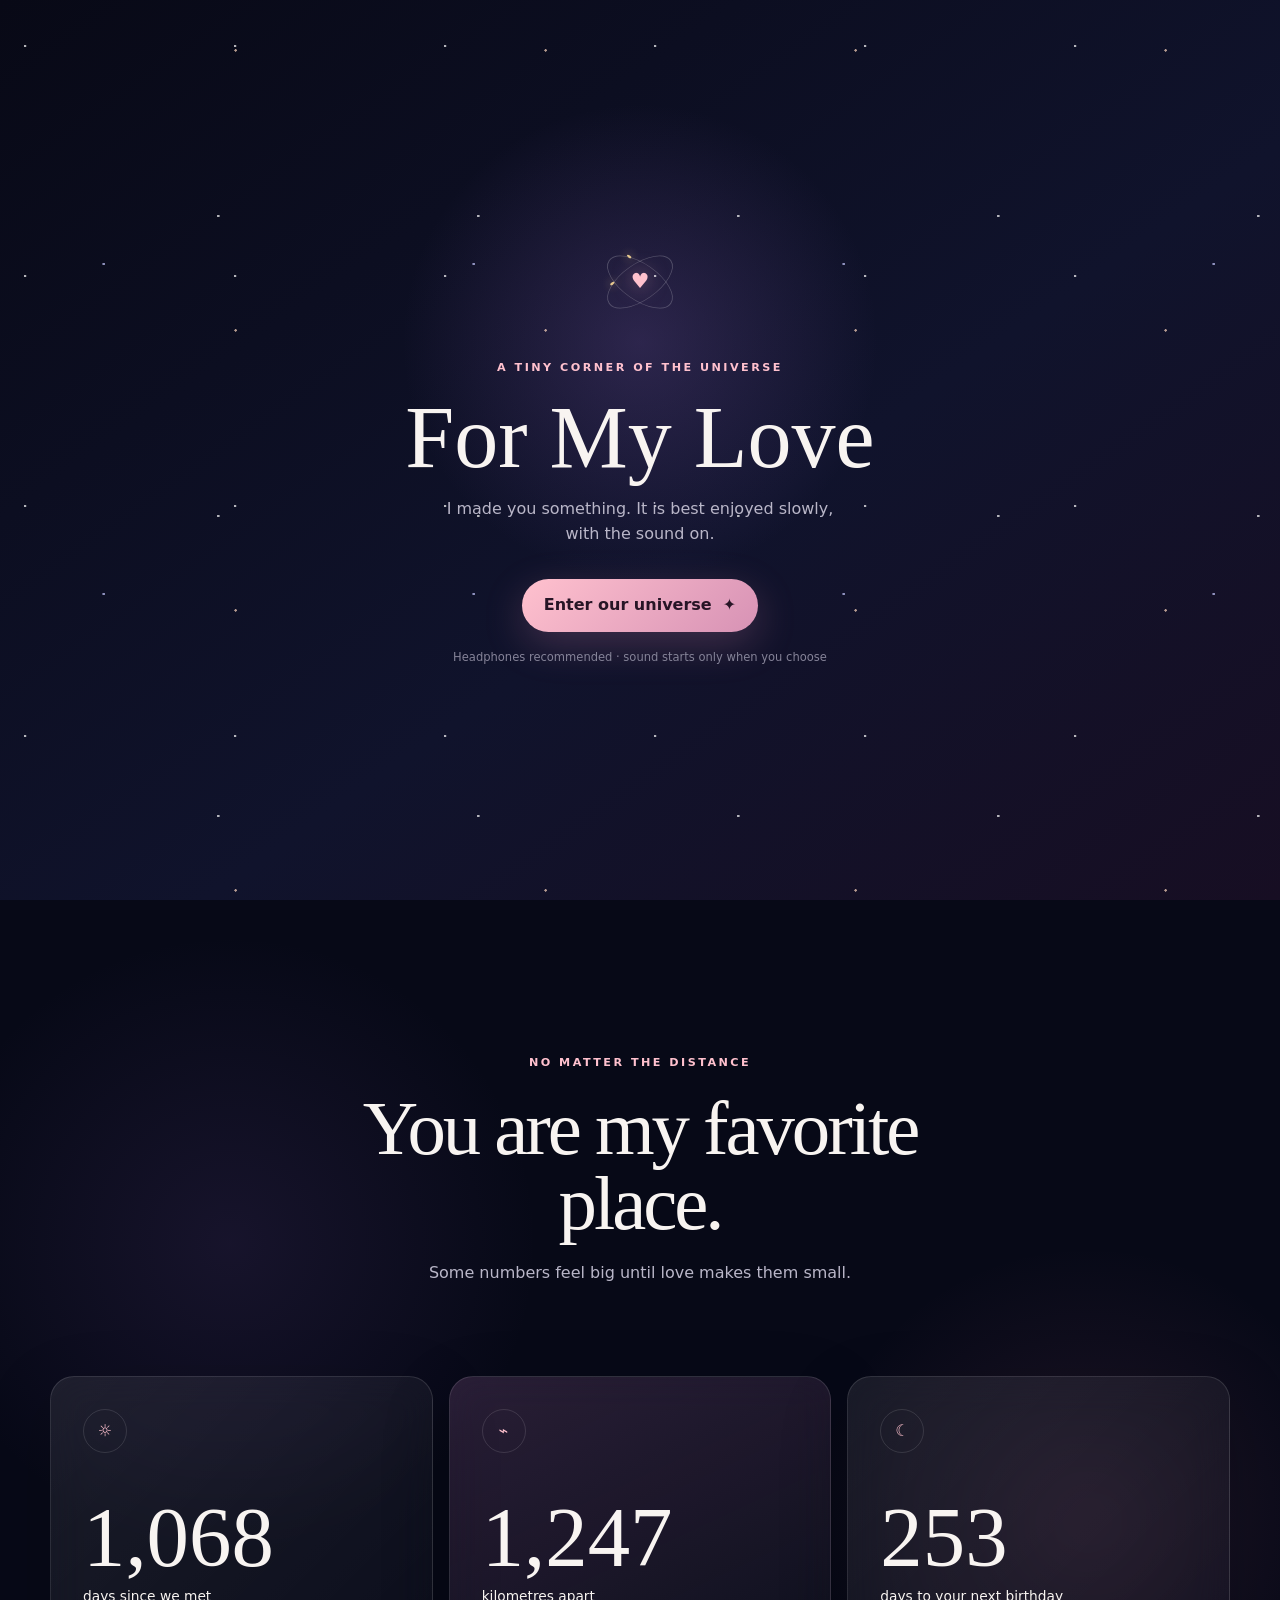
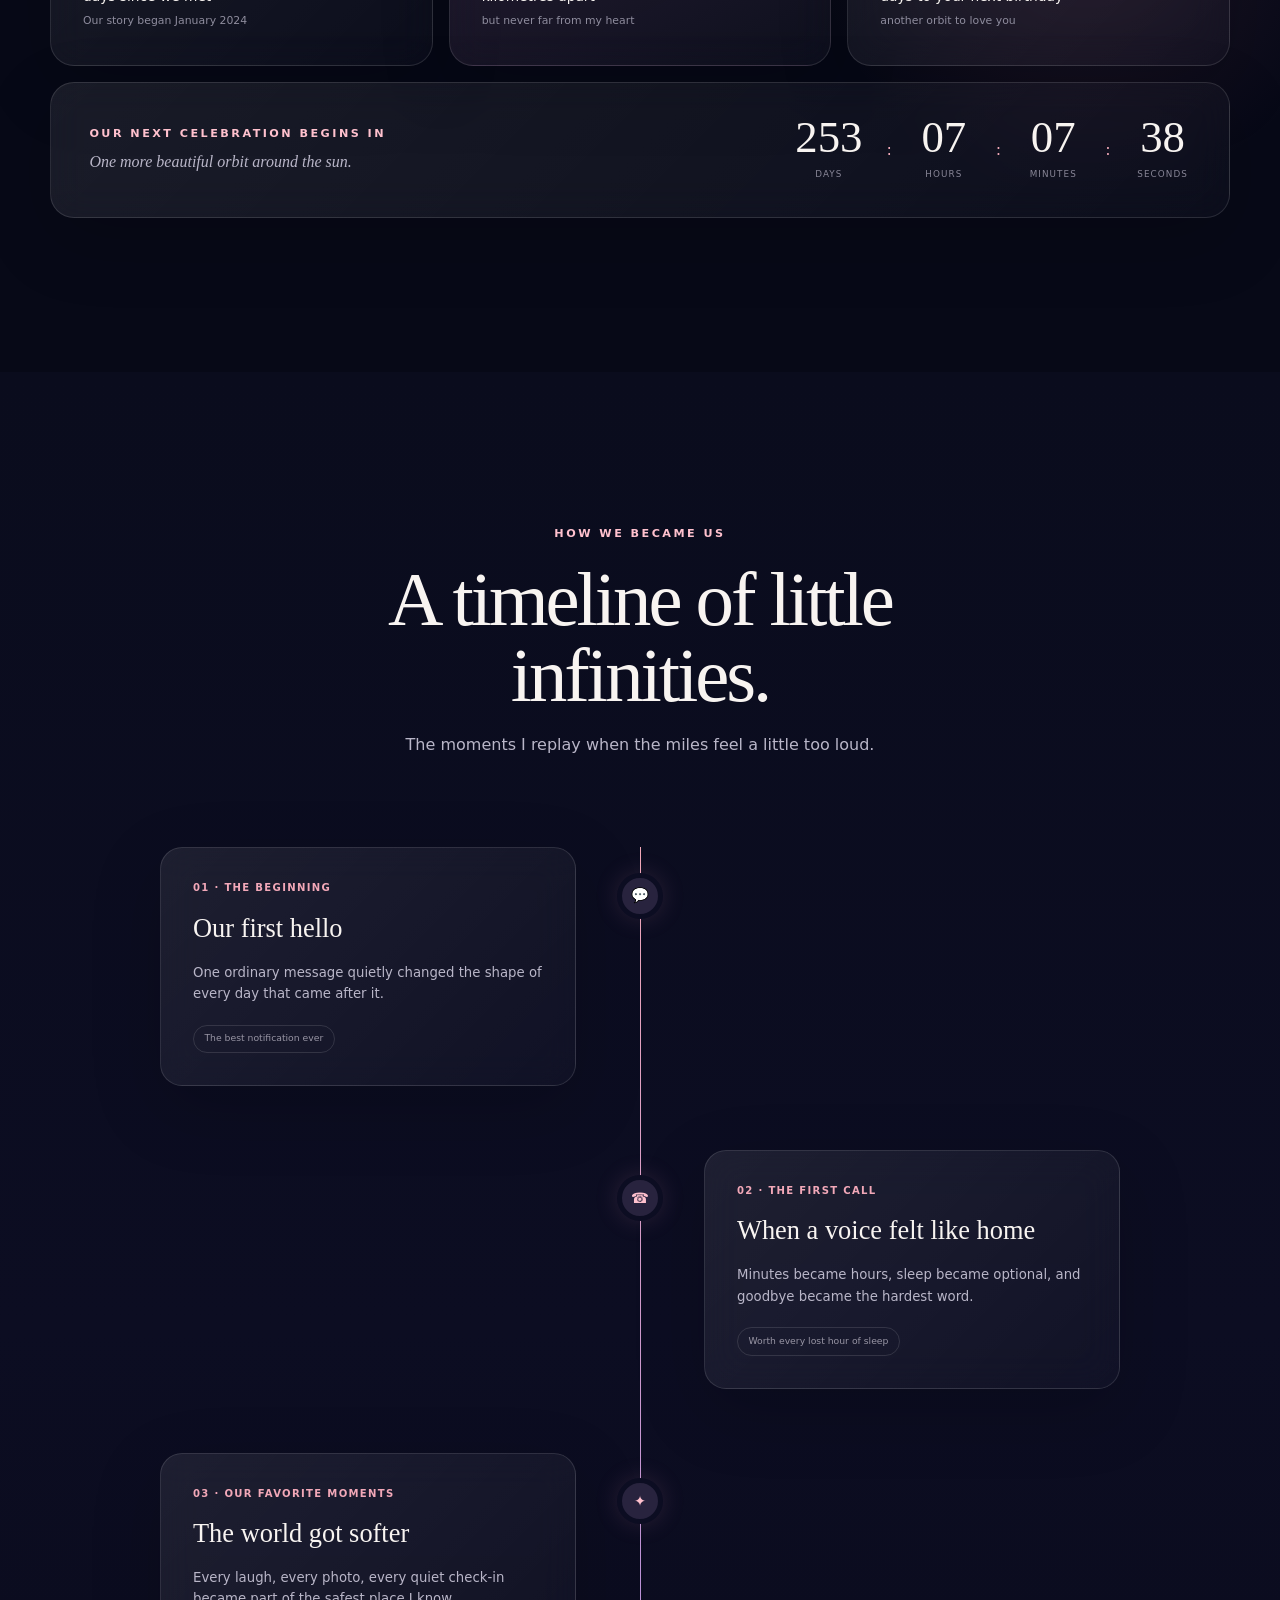
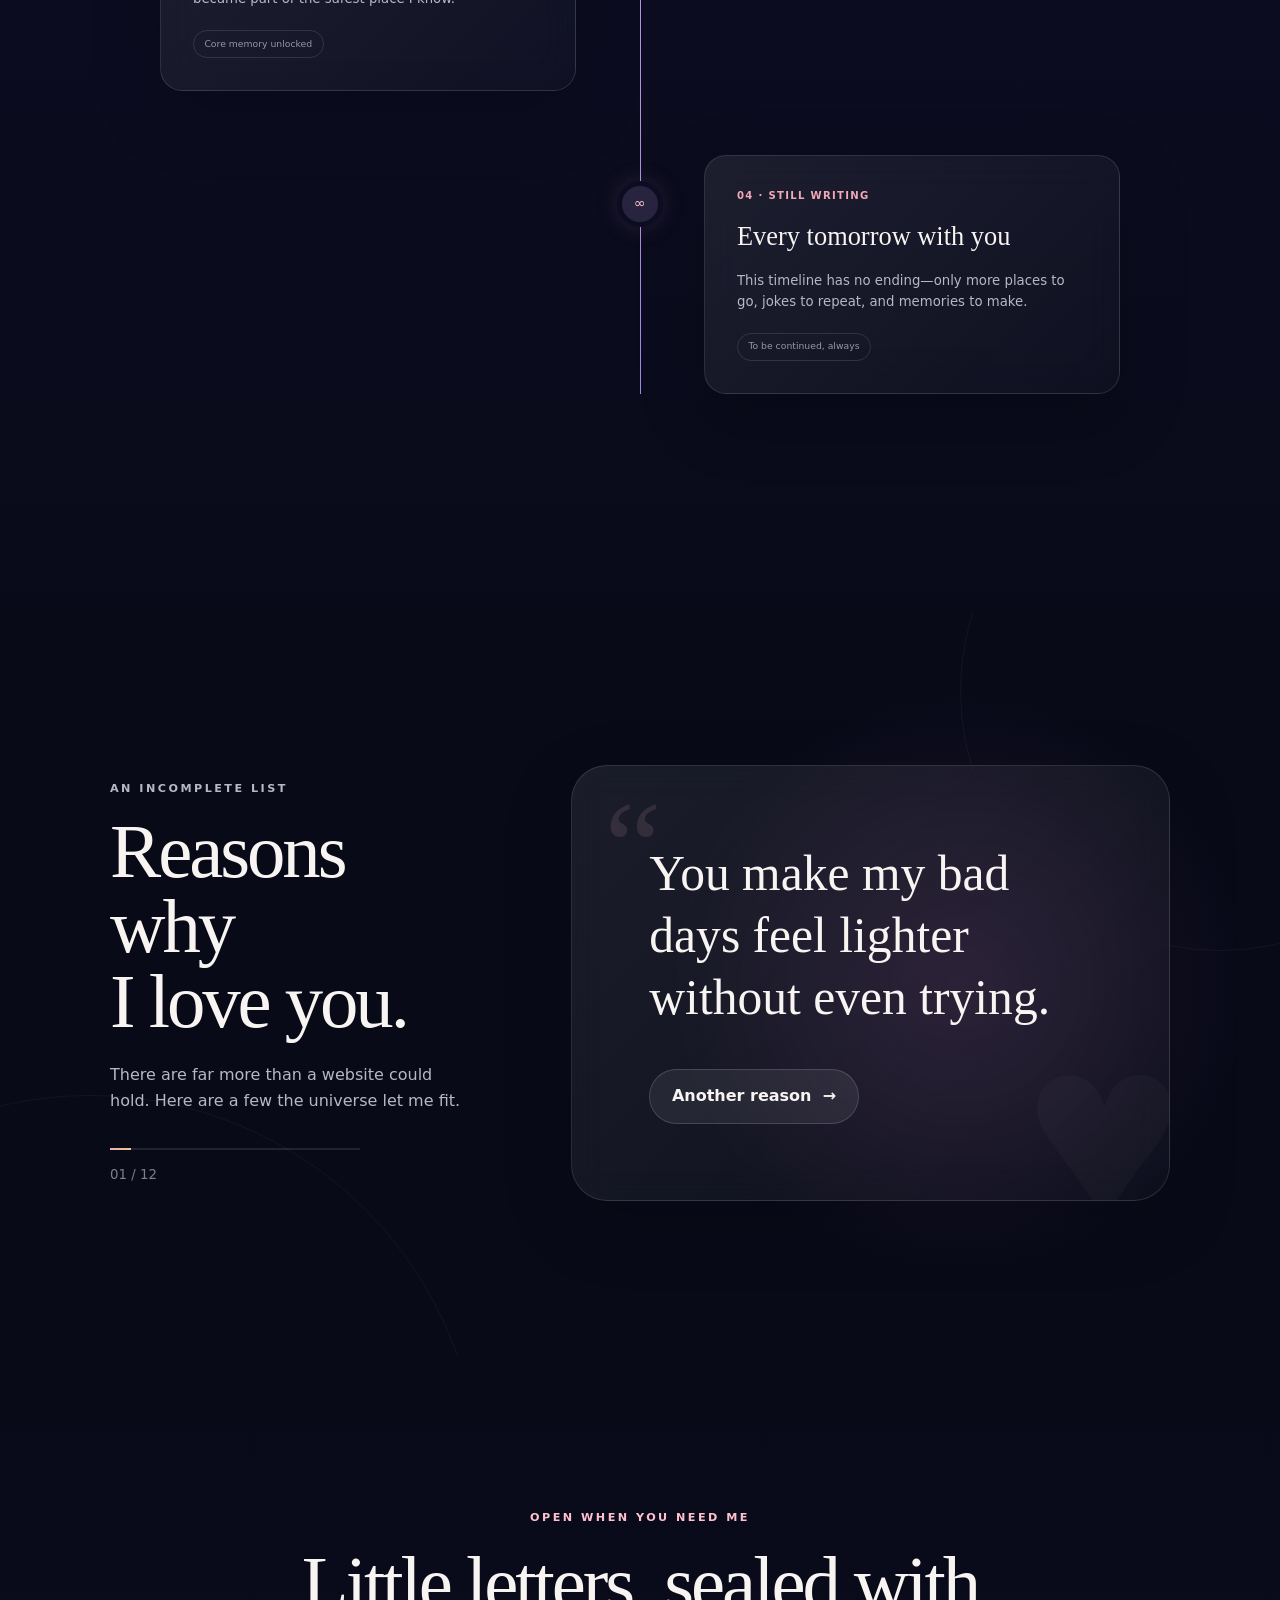
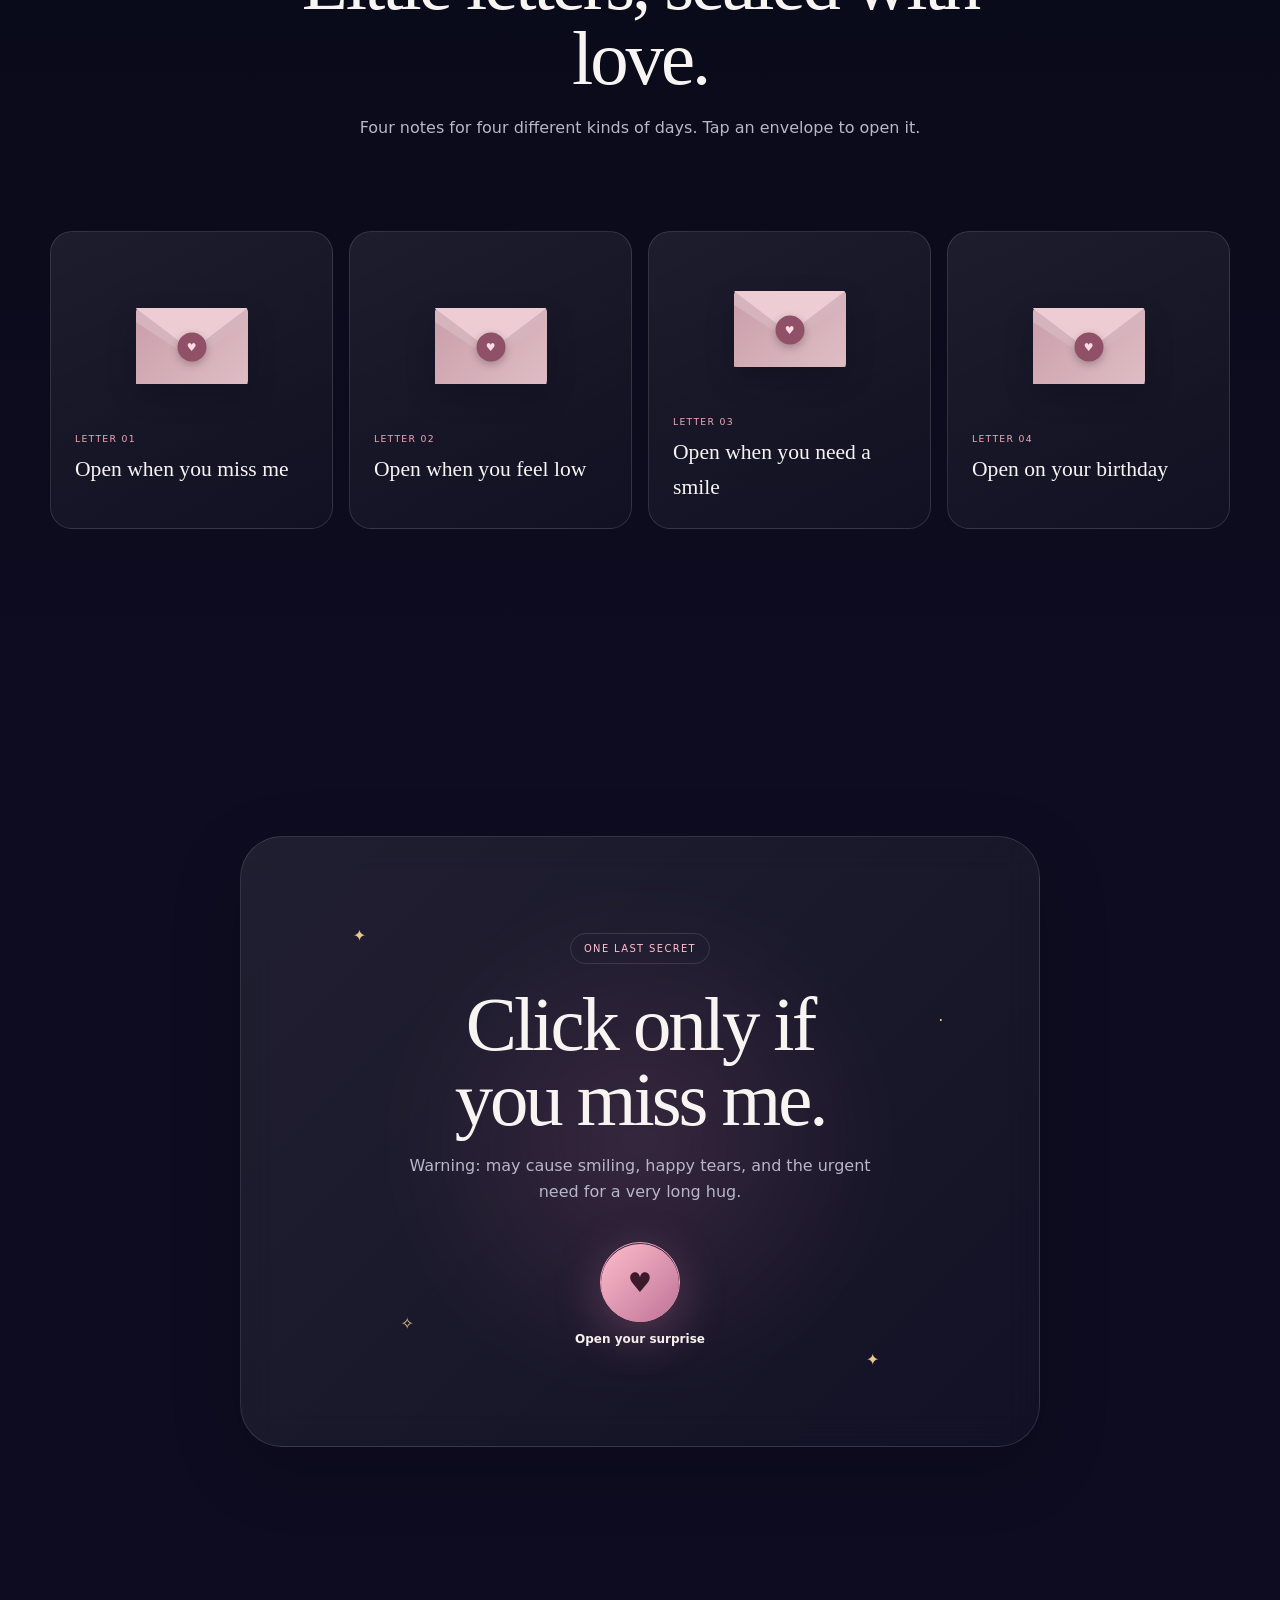
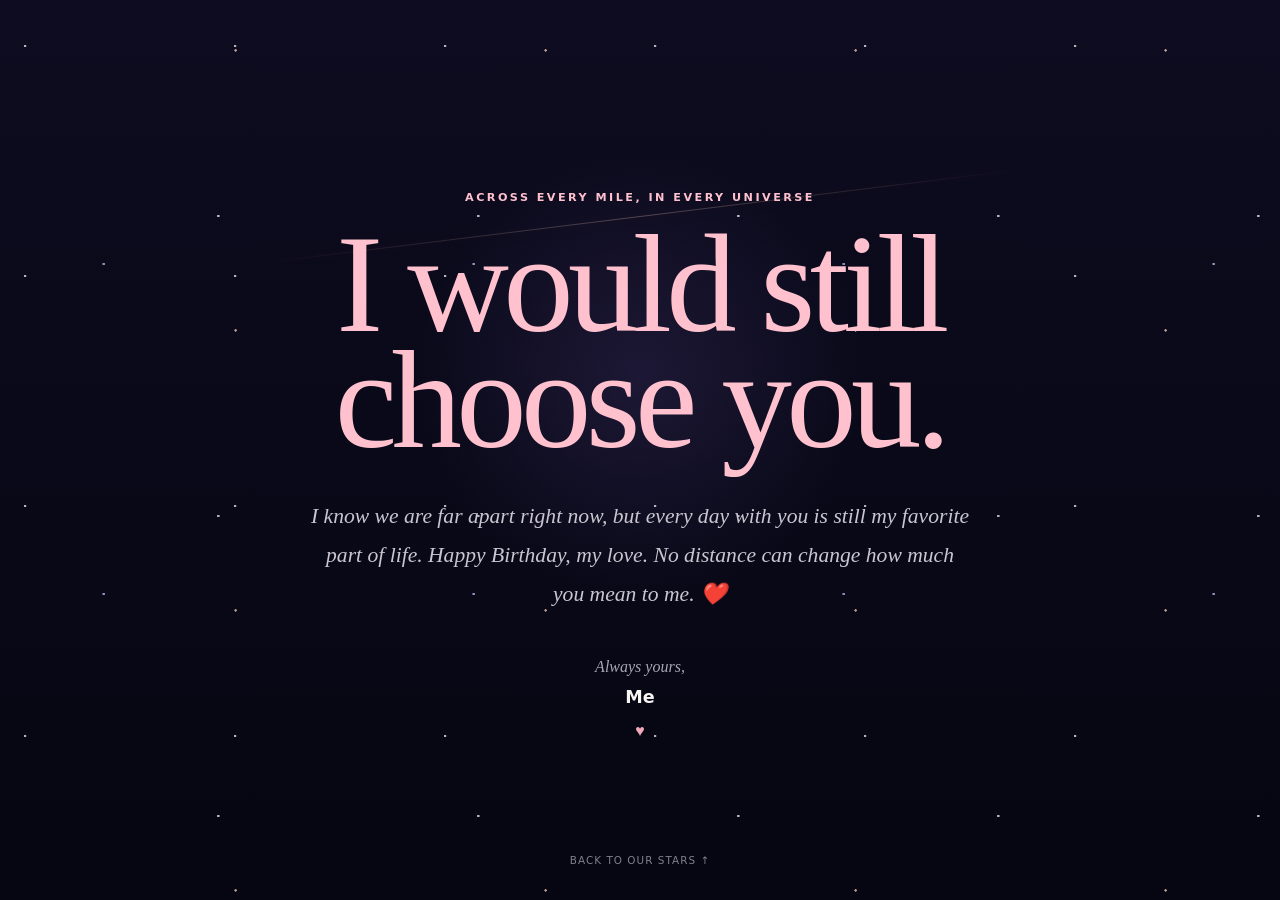
<file: index.html>
<!doctype html>
<html lang="en">
<head>
    <meta charset="utf-8">
    <meta name="viewport" content="width=device-width, initial-scale=1">
    <meta name="theme-color" content="#090b1d">
    <meta name="description" content="A little universe made with love for one very special birthday.">
    <title>Our Little Universe</title>
    <link rel="preload" href="assets/universe-hero.png" as="image">
    <link rel="stylesheet" href="style.css">
</head>
<body class="is-locked">
    <a class="skip-link" href="#main-content">Skip to the love story</a>

    <div class="scroll-progress" aria-hidden="true"><span></span></div>
    <canvas id="star-canvas" aria-hidden="true"></canvas>
    <div class="cursor-glow" aria-hidden="true"></div>

    <section class="welcome-screen" aria-labelledby="welcome-title">
        <div class="welcome-stars" aria-hidden="true"></div>
        <div class="welcome-card">
            <div class="orbit-mark" aria-hidden="true">
                <span class="orbit orbit-one"></span>
                <span class="orbit orbit-two"></span>
                <span class="orbit-heart">♥</span>
            </div>
            <p class="eyebrow">A tiny corner of the universe</p>
            <h1 id="welcome-title">For <span data-partner-name>My Love</span></h1>
            <p>I made you something. It is best enjoyed slowly, with the sound on.</p>
            <button class="button button-primary enter-button" type="button">
                <span>Enter our universe</span>
                <span aria-hidden="true">✦</span>
            </button>
            <p class="tiny-note">Headphones recommended · sound starts only when you choose</p>
        </div>
    </section>

    <header class="site-header" aria-label="Primary navigation">
        <a class="brand" href="#home" aria-label="Our Little Universe, home">
            <span class="brand-star" aria-hidden="true">✦</span>
            <span>Our Little Universe</span>
        </a>
        <nav>
            <a href="#story">Story</a>
            <a href="#reasons">Reasons</a>
            <a href="#letters">Letters</a>
            <a href="#surprise">Surprise</a>
        </nav>
        <button class="sound-button" type="button" aria-label="Play background music" aria-pressed="false">
            <span class="sound-bars" aria-hidden="true"><i></i><i></i><i></i></span>
            <span class="sound-label">Sound off</span>
        </button>
    </header>

    <main id="main-content">
        <section class="hero" id="home" aria-labelledby="hero-title">
            <div class="hero-shade" aria-hidden="true"></div>
            <div class="hero-content">
                <p class="eyebrow hero-kicker"><span></span> A birthday constellation, made for you <span></span></p>
                <h1 id="hero-title">Happy Birthday,<br><em data-partner-name>My Love</em> <span class="heart">♥</span></h1>
                <p class="hero-copy">Of all the stars, in all the skies, I still cannot believe I found you.</p>

                <div class="hero-counter glass-panel" aria-label="Time together">
                    <div>
                        <strong id="hero-days">0</strong>
                        <span>sunrises together</span>
                    </div>
                    <i aria-hidden="true"></i>
                    <p>and somehow,<br>you are still my favorite day.</p>
                </div>
            </div>
            <a class="scroll-cue" href="#universe" aria-label="Scroll to our story">
                <span>Explore our story</span>
                <i aria-hidden="true"></i>
            </a>
        </section>

        <section class="section universe-section" id="universe" aria-labelledby="universe-title">
            <div class="section-heading reveal">
                <p class="eyebrow">No matter the distance</p>
                <h2 id="universe-title">You are my favorite place.</h2>
                <p>Some numbers feel big until love makes them small.</p>
            </div>

            <div class="stat-grid">
                <article class="stat-card glass-panel tilt-card reveal">
                    <span class="stat-icon" aria-hidden="true">☼</span>
                    <strong id="days-together">0</strong>
                    <span>days since we met</span>
                    <small id="met-date">Our story began</small>
                </article>
                <article class="stat-card featured glass-panel tilt-card reveal">
                    <span class="stat-icon" aria-hidden="true">⌁</span>
                    <strong id="distance-value">0</strong>
                    <span>kilometres apart</span>
                    <small>but never far from my heart</small>
                </article>
                <article class="stat-card glass-panel tilt-card reveal">
                    <span class="stat-icon" aria-hidden="true">☾</span>
                    <strong id="next-birthday-days">0</strong>
                    <span>days to your next birthday</span>
                    <small>another orbit to love you</small>
                </article>
            </div>

            <div class="birthday-countdown glass-panel reveal" aria-label="Countdown to the next birthday">
                <div>
                    <p class="eyebrow">Our next celebration begins in</p>
                    <p class="countdown-label">One more beautiful orbit around the sun.</p>
                </div>
                <div class="countdown-clock">
                    <div><strong id="count-days">00</strong><span>Days</span></div>
                    <b>:</b>
                    <div><strong id="count-hours">00</strong><span>Hours</span></div>
                    <b>:</b>
                    <div><strong id="count-minutes">00</strong><span>Minutes</span></div>
                    <b>:</b>
                    <div><strong id="count-seconds">00</strong><span>Seconds</span></div>
                </div>
            </div>
        </section>

        <section class="section timeline-section" id="story" aria-labelledby="story-title">
            <div class="section-heading reveal">
                <p class="eyebrow">How we became us</p>
                <h2 id="story-title">A timeline of little infinities.</h2>
                <p>The moments I replay when the miles feel a little too loud.</p>
            </div>

            <div class="timeline">
                <div class="timeline-line" aria-hidden="true"><span></span></div>
                <article class="memory memory-left reveal">
                    <div class="memory-dot" aria-hidden="true">💬</div>
                    <div class="memory-card glass-panel tilt-card">
                        <p class="memory-number">01 · The beginning</p>
                        <h3>Our first hello</h3>
                        <p>One ordinary message quietly changed the shape of every day that came after it.</p>
                        <span class="memory-tag">The best notification ever</span>
                    </div>
                </article>
                <article class="memory memory-right reveal">
                    <div class="memory-dot" aria-hidden="true">☎</div>
                    <div class="memory-card glass-panel tilt-card">
                        <p class="memory-number">02 · The first call</p>
                        <h3>When a voice felt like home</h3>
                        <p>Minutes became hours, sleep became optional, and goodbye became the hardest word.</p>
                        <span class="memory-tag">Worth every lost hour of sleep</span>
                    </div>
                </article>
                <article class="memory memory-left reveal">
                    <div class="memory-dot" aria-hidden="true">✦</div>
                    <div class="memory-card glass-panel tilt-card">
                        <p class="memory-number">03 · Our favorite moments</p>
                        <h3>The world got softer</h3>
                        <p>Every laugh, every photo, every quiet check-in became part of the safest place I know.</p>
                        <span class="memory-tag">Core memory unlocked</span>
                    </div>
                </article>
                <article class="memory memory-right reveal">
                    <div class="memory-dot" aria-hidden="true">∞</div>
                    <div class="memory-card glass-panel tilt-card">
                        <p class="memory-number">04 · Still writing</p>
                        <h3>Every tomorrow with you</h3>
                        <p>This timeline has no ending—only more places to go, jokes to repeat, and memories to make.</p>
                        <span class="memory-tag">To be continued, always</span>
                    </div>
                </article>
            </div>
        </section>

        <section class="section reasons-section" id="reasons" aria-labelledby="reasons-title">
            <div class="reason-orbit reason-orbit-one" aria-hidden="true"></div>
            <div class="reason-orbit reason-orbit-two" aria-hidden="true"></div>
            <div class="reasons-layout">
                <div class="reasons-copy reveal">
                    <p class="eyebrow">An incomplete list</p>
                    <h2 id="reasons-title">Reasons why<br>I love you.</h2>
                    <p>There are far more than a website could hold. Here are a few the universe let me fit.</p>
                    <div class="reason-progress" aria-hidden="true"><span></span></div>
                    <small><span id="reason-current">01</span> / <span id="reason-total">12</span></small>
                </div>
                <div class="reason-card glass-panel reveal" aria-live="polite">
                    <span class="quote-mark" aria-hidden="true">“</span>
                    <p id="reason-text">You make my bad days feel lighter without even trying.</p>
                    <button class="button button-secondary" id="next-reason" type="button">
                        Another reason <span aria-hidden="true">→</span>
                    </button>
                </div>
            </div>
        </section>

        <section class="section letters-section" id="letters" aria-labelledby="letters-title">
            <div class="section-heading reveal">
                <p class="eyebrow">Open when you need me</p>
                <h2 id="letters-title">Little letters, sealed with love.</h2>
                <p>Four notes for four different kinds of days. Tap an envelope to open it.</p>
            </div>
            <div class="letter-grid" id="letter-grid"></div>
        </section>

        <section class="section surprise-section" id="surprise" aria-labelledby="surprise-title">
            <div class="surprise-card glass-panel reveal">
                <div class="surprise-sparkles" aria-hidden="true"><i>✦</i><i>·</i><i>✧</i><i>✦</i></div>
                <span class="secret-label">One last secret</span>
                <h2 id="surprise-title">Click only if<br>you miss me.</h2>
                <p>Warning: may cause smiling, happy tears, and the urgent need for a very long hug.</p>
                <button class="surprise-button" id="open-surprise" type="button">
                    <span class="pulse-ring" aria-hidden="true"></span>
                    <span class="surprise-heart" aria-hidden="true">♥</span>
                    <span>Open your surprise</span>
                </button>
            </div>
        </section>

        <section class="finale" id="finale" aria-labelledby="finale-title">
            <div class="finale-stars" aria-hidden="true"></div>
            <div class="finale-content reveal">
                <p class="eyebrow">Across every mile, in every universe</p>
                <h2 id="finale-title">I would still<br>choose you.</h2>
                <p class="final-message" id="final-message">I know we are far apart right now, but every day with you is still my favorite part of life. Happy Birthday, my love. No distance can change how much you mean to me.</p>
                <div class="signature">
                    <span>Always yours,</span>
                    <strong data-sender-name>Me</strong>
                    <i aria-hidden="true">♥</i>
                </div>
            </div>
            <a class="back-to-top" href="#home">Back to our stars <span aria-hidden="true">↑</span></a>
        </section>
    </main>

    <dialog class="love-dialog" id="letter-dialog" aria-labelledby="letter-dialog-title">
        <button class="dialog-close" type="button" aria-label="Close letter">×</button>
        <div class="dialog-paper">
            <p class="eyebrow" id="letter-dialog-label">A note for you</p>
            <h2 id="letter-dialog-title">Open when...</h2>
            <div id="letter-dialog-body"></div>
            <p class="dialog-signature">With all my love, <span data-sender-name>Me</span> ♥</p>
        </div>
    </dialog>

    <dialog class="surprise-dialog" id="surprise-dialog" aria-labelledby="surprise-dialog-title">
        <button class="dialog-close" type="button" aria-label="Close surprise">×</button>
        <div class="surprise-dialog-inner">
            <div class="video-wrap" id="video-wrap" hidden></div>
            <span class="big-heart" aria-hidden="true">♥</span>
            <p class="eyebrow">I knew you missed me</p>
            <h2 id="surprise-dialog-title">So here is a hug made of words.</h2>
            <p id="surprise-message">Close your eyes for a second. Imagine me holding you close, telling you how proud I am of you, and reminding you that this distance is only a chapter—not our whole story. I love you. I miss you. And I am counting down every day until the next hello.</p>
            <span class="virtual-hug">Sending a ridiculously big virtual hug...</span>
        </div>
    </dialog>

    <div class="confetti" id="confetti" aria-hidden="true"></div>
    <noscript><p class="noscript">This little universe needs JavaScript enabled to reveal its surprises.</p></noscript>
    <script src="script.js"></script>
</body>
</html>
</file>
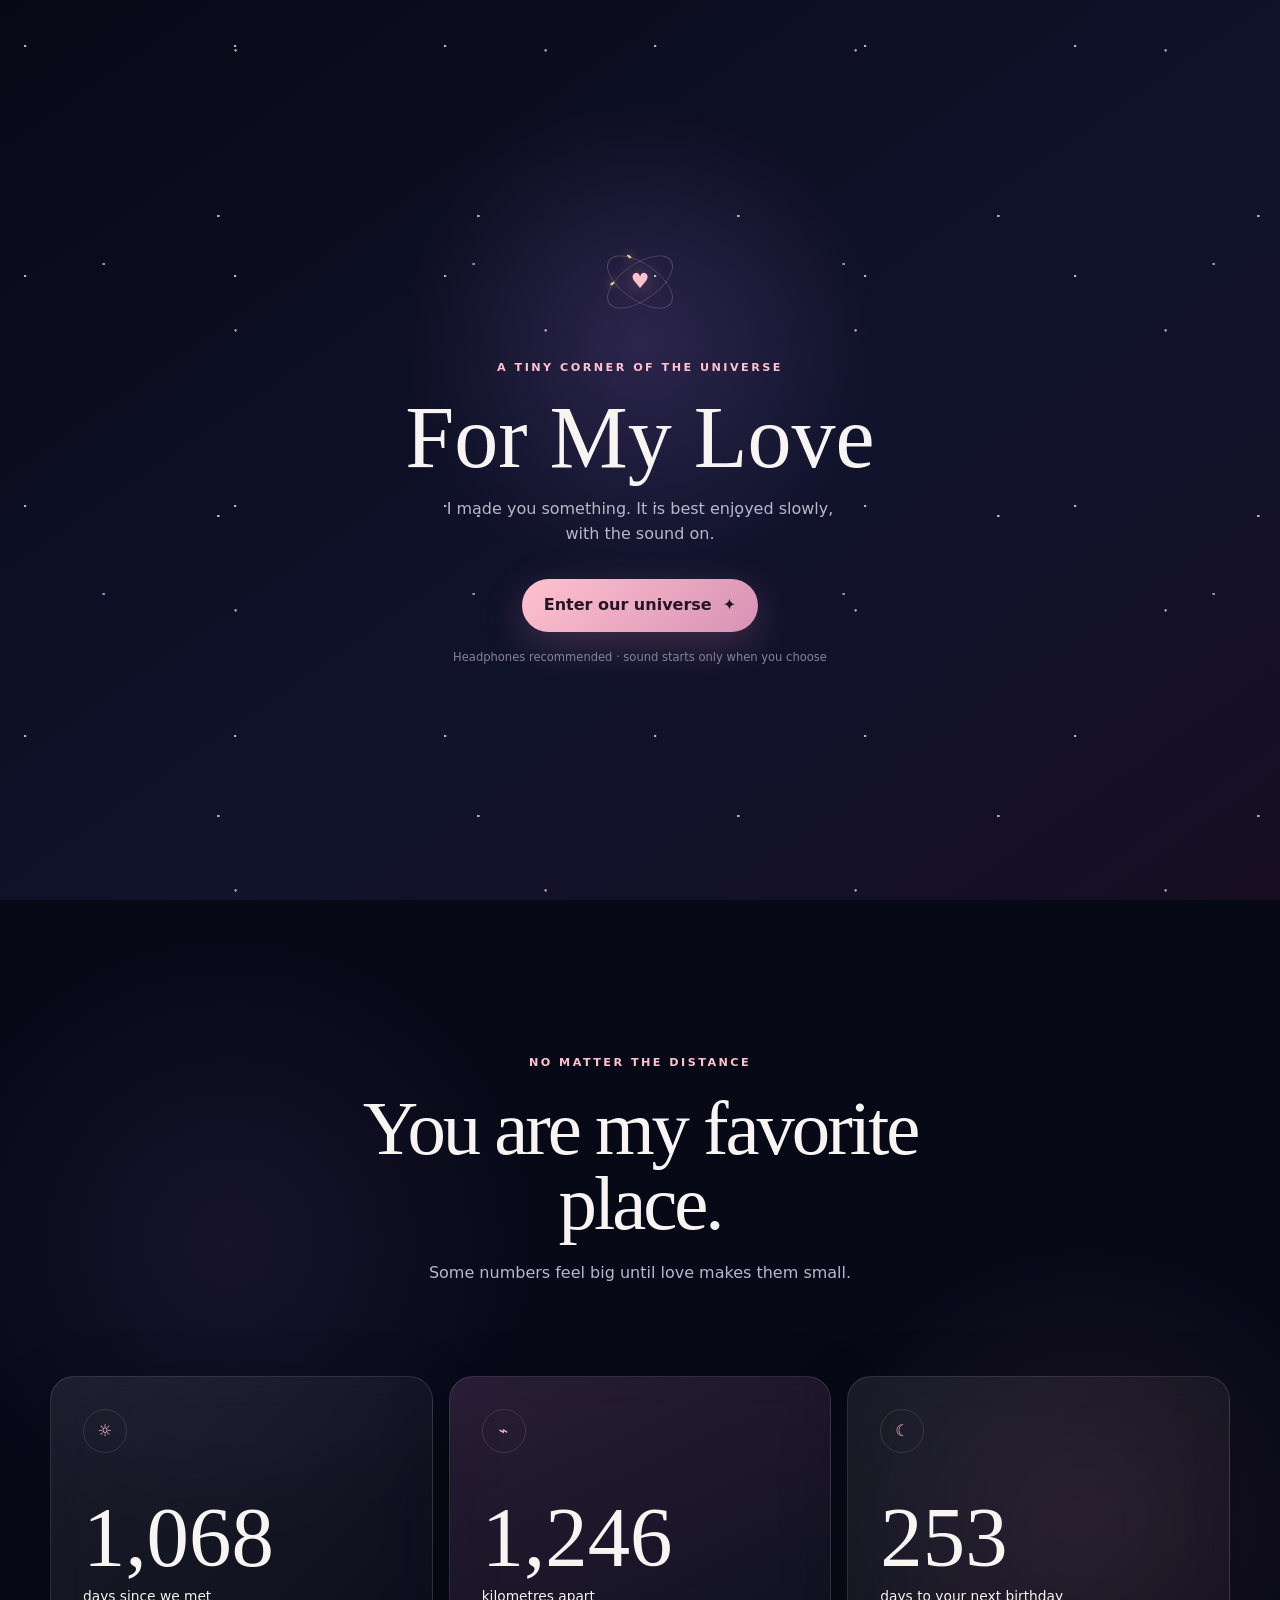
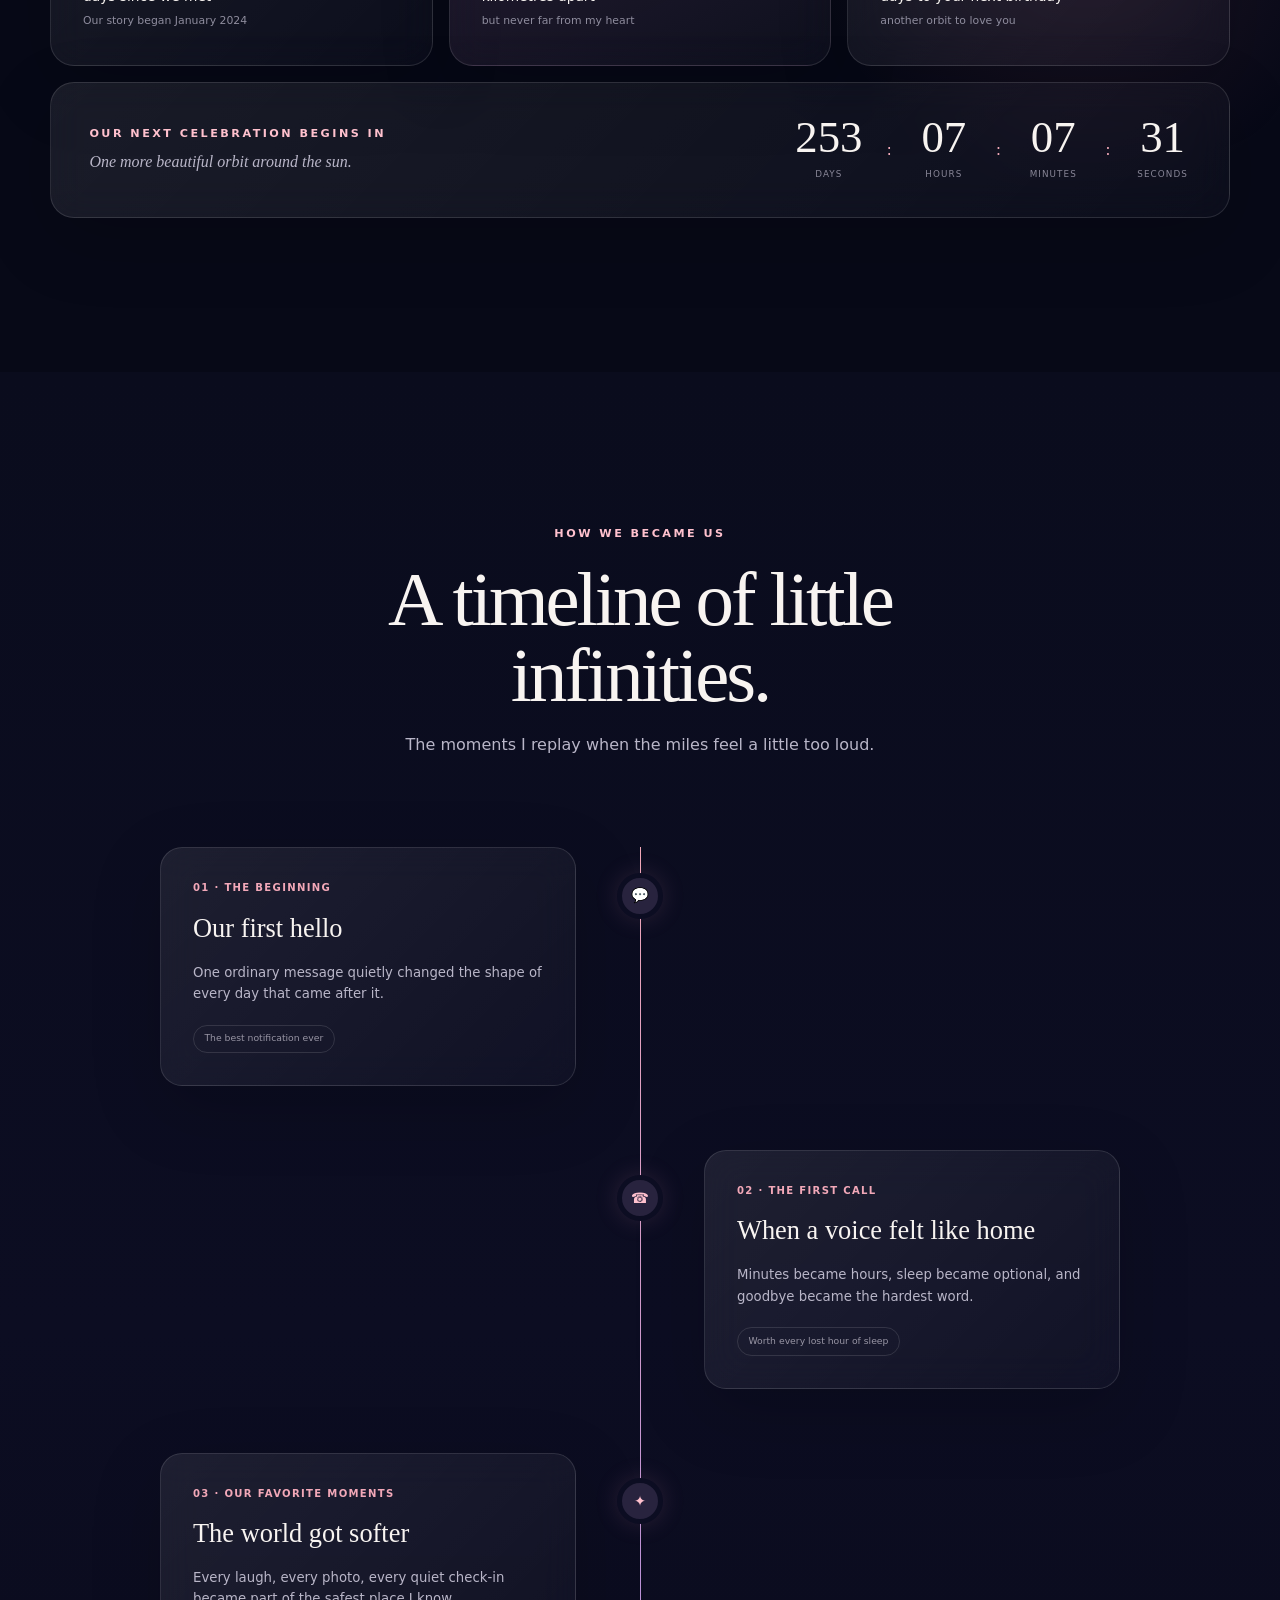
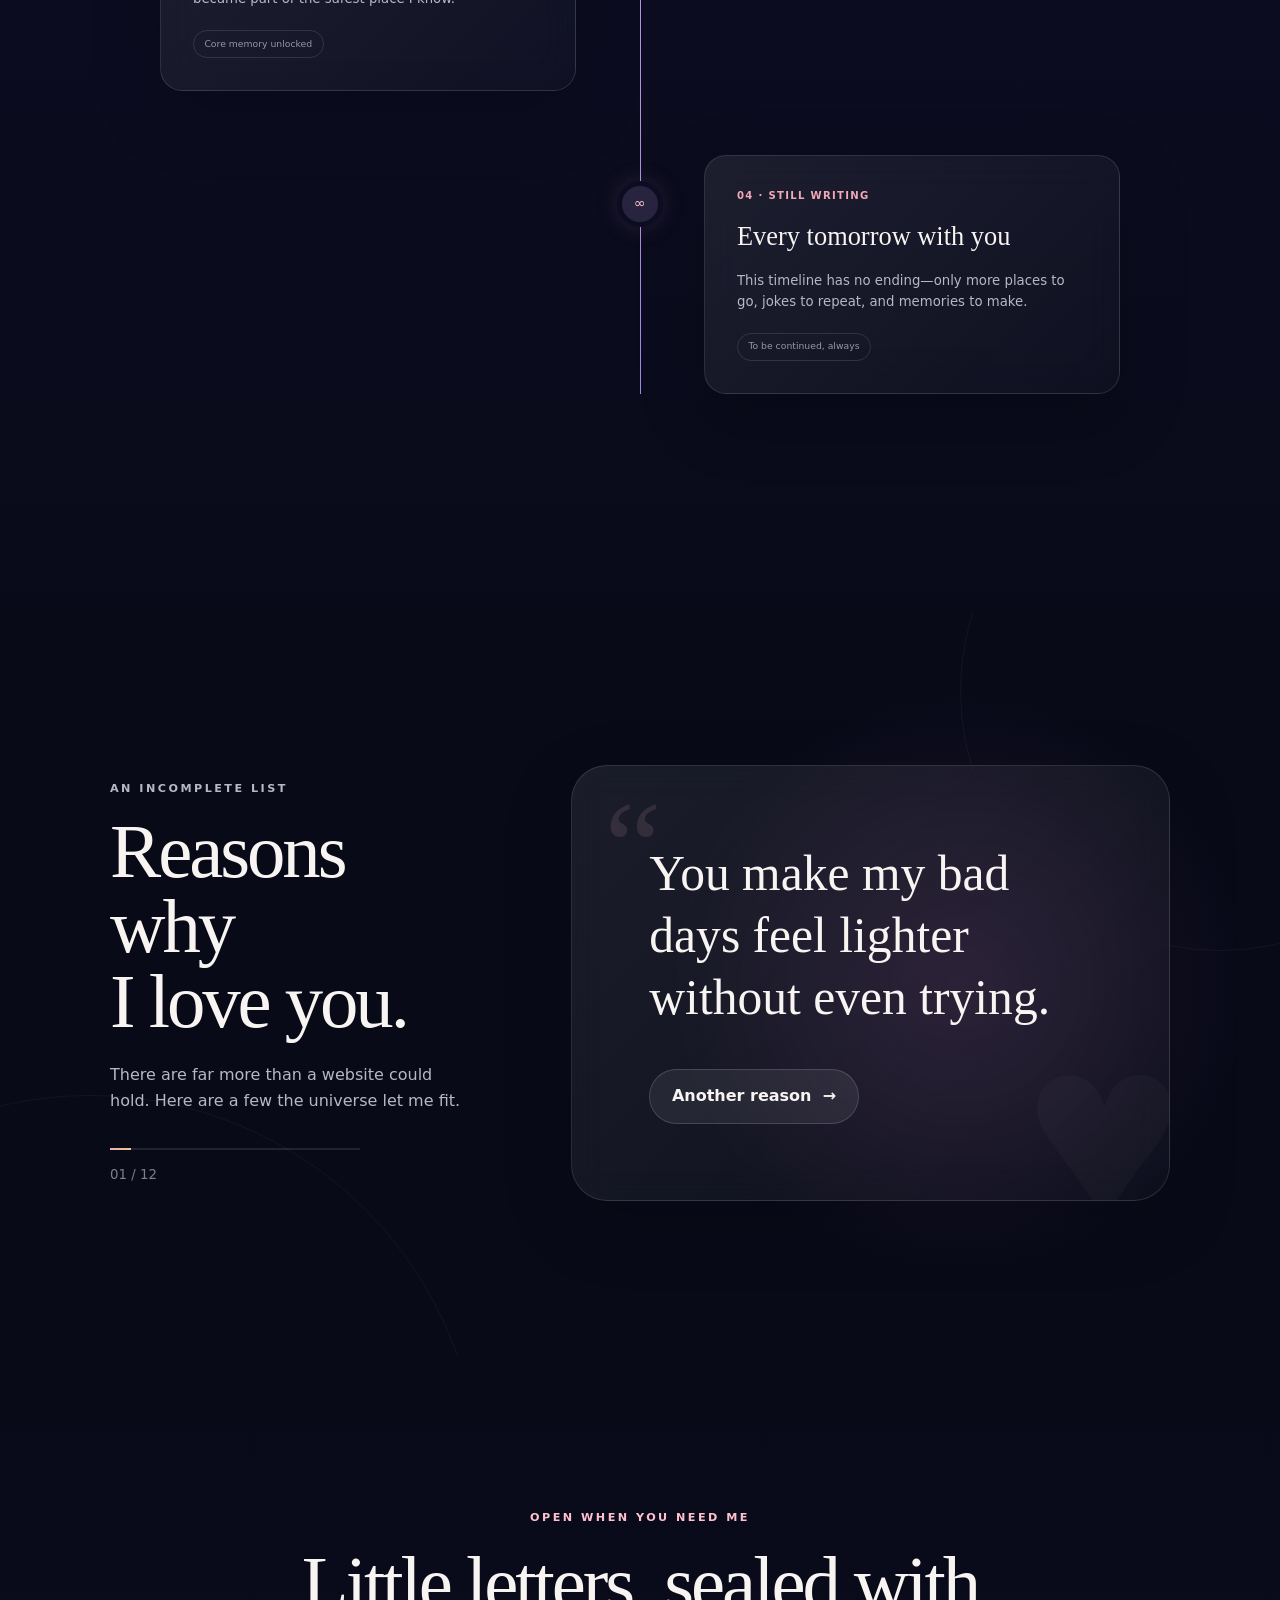
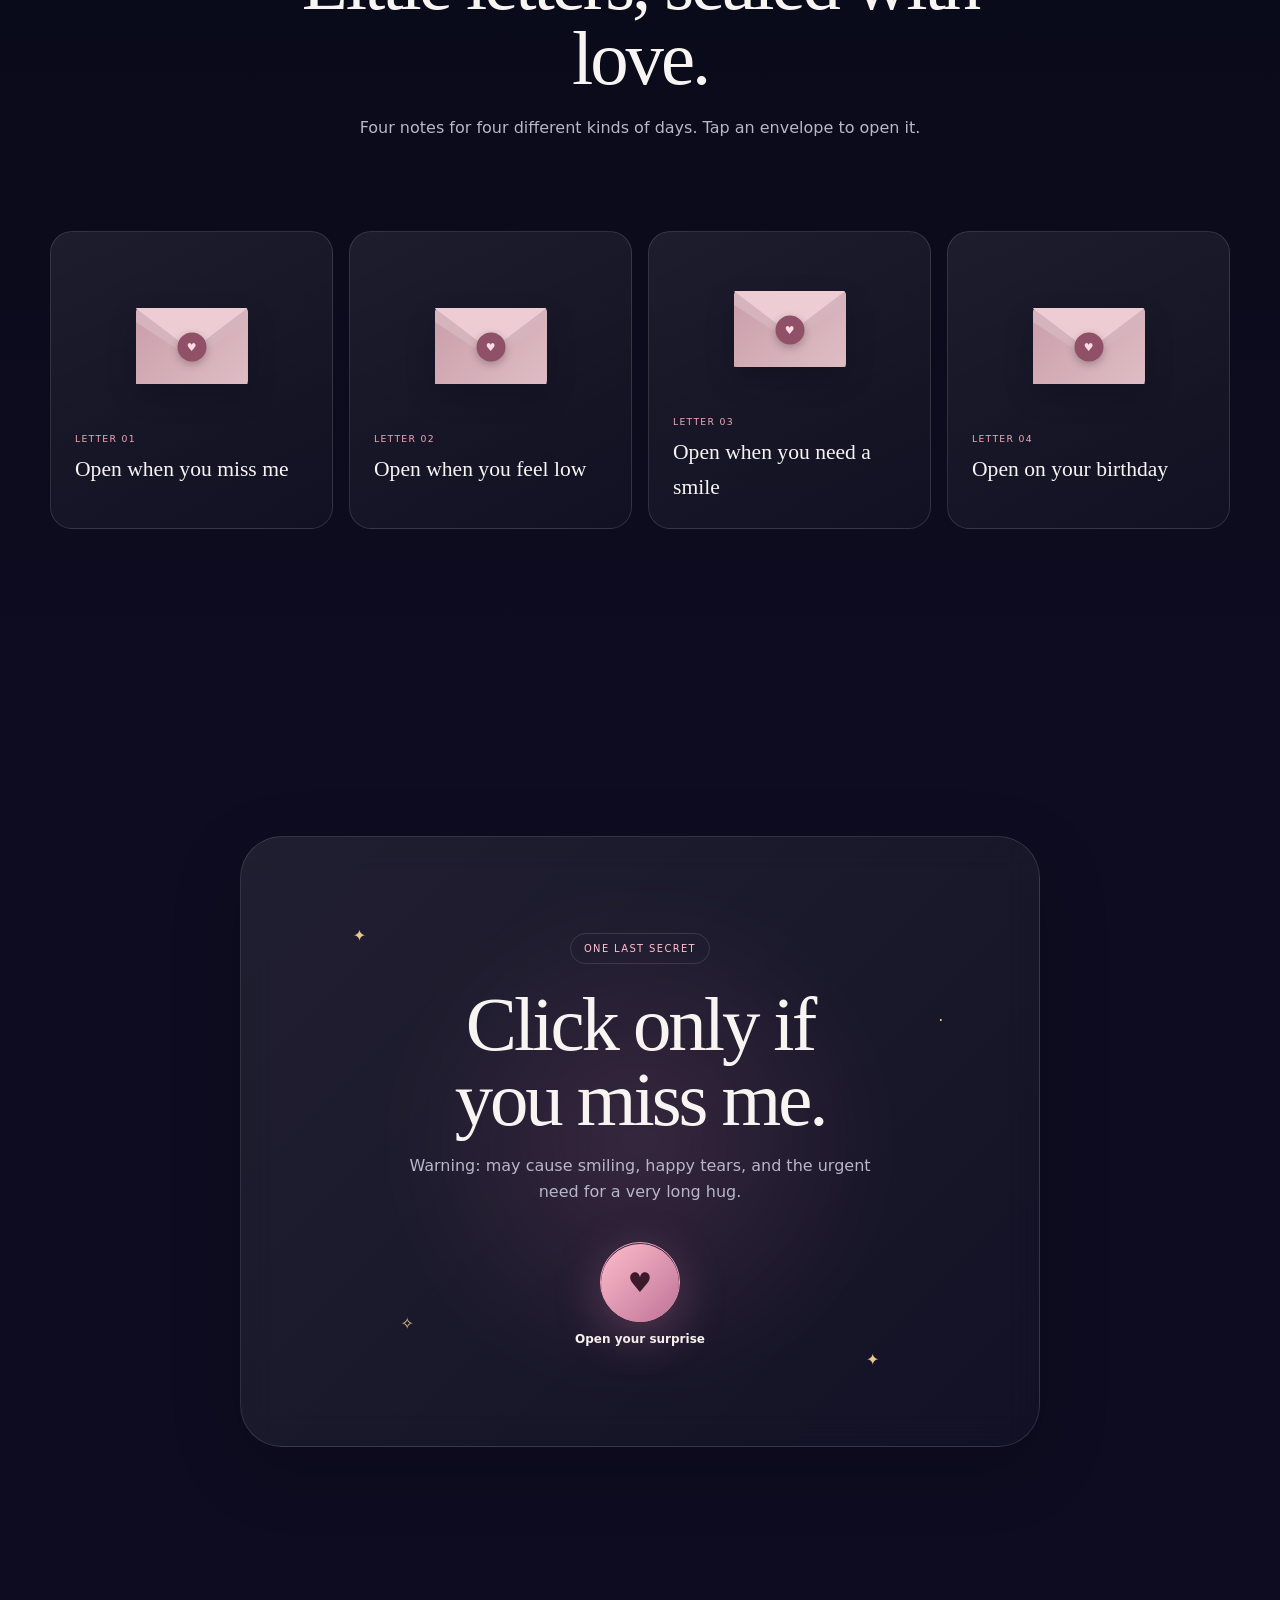
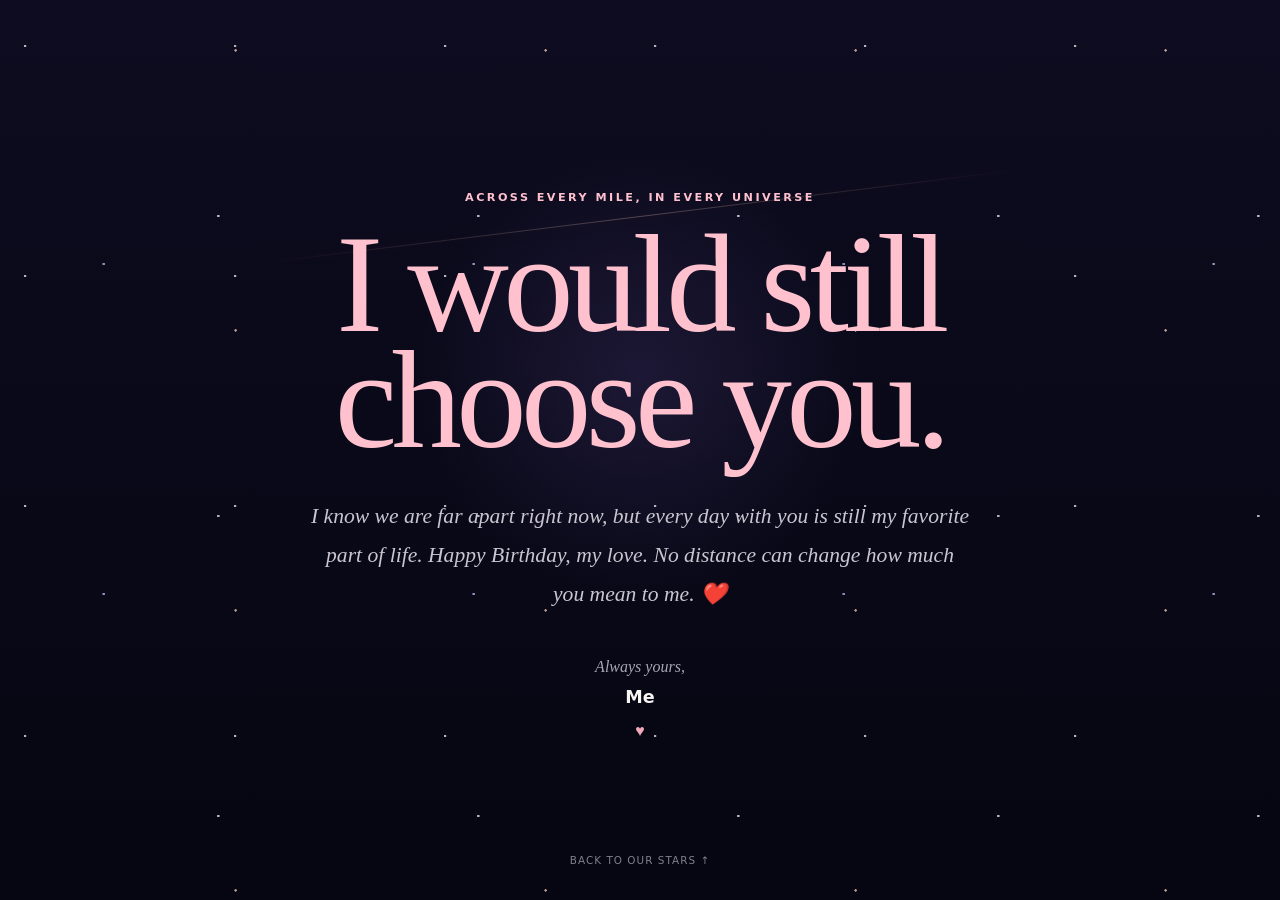
<file: Single file html/Single File.html>
<!doctype html>
<html lang="en">
<head>
    <meta charset="utf-8">
    <meta name="viewport" content="width=device-width, initial-scale=1">
    <meta name="theme-color" content="#090b1d">
    <meta name="description" content="A little universe made with love for one very special birthday.">
    <title>Our Little Universe</title>
    <link rel="preload" href="assets/universe-hero.png" as="image">
    
    <style>
        :root {
            --ink: #f8f4f1;
            --muted: #b9b6c8;
            --night: #070917;
            --night-soft: #0d1027;
            --rose: #f2a8b8;
            --rose-bright: #ffc1ce;
            --gold: #e7c98f;
            --purple: #9f87e8;
            --line: rgba(255, 255, 255, .12);
            --glass: rgba(18, 20, 45, .58);
            --heading: Georgia, "Times New Roman", serif;
            --body: Inter, ui-sans-serif, system-ui, -apple-system, BlinkMacSystemFont, "Segoe UI", sans-serif;
            --max: 1180px;
            color-scheme: dark;
        }

        * { box-sizing: border-box; }

        html {
            scroll-behavior: smooth;
            scrollbar-color: var(--rose) var(--night);
        }

        body {
            margin: 0;
            min-width: 320px;
            overflow-x: hidden;
            background: var(--night);
            color: var(--ink);
            font-family: var(--body);
            line-height: 1.6;
            -webkit-font-smoothing: antialiased;
        }

        body.is-locked { overflow: hidden; }

        button, a { -webkit-tap-highlight-color: transparent; }
        button { font: inherit; }
        a { color: inherit; }

        ::selection { background: var(--rose); color: #211323; }

        .skip-link {
            position: fixed;
            z-index: 10000;
            top: 12px;
            left: 12px;
            padding: .75rem 1rem;
            transform: translateY(-150%);
            border-radius: 999px;
            background: var(--ink);
            color: var(--night);
        }

        .skip-link:focus { transform: translateY(0); }

        :focus-visible {
            outline: 2px solid var(--rose-bright);
            outline-offset: 4px;
        }

        .scroll-progress {
            position: fixed;
            z-index: 900;
            top: 0;
            left: 0;
            width: 100%;
            height: 2px;
            background: transparent;
        }

        .scroll-progress span {
            display: block;
            width: 100%;
            height: 100%;
            transform: scaleX(0);
            transform-origin: left;
            background: linear-gradient(90deg, var(--purple), var(--rose-bright), var(--gold));
        }

        #star-canvas {
            position: fixed;
            z-index: -1;
            inset: 0;
            width: 100%;
            height: 100%;
            pointer-events: none;
        }

        .cursor-glow {
            position: fixed;
            z-index: 20;
            width: 320px;
            aspect-ratio: 1;
            top: -160px;
            left: -160px;
            border-radius: 50%;
            background: radial-gradient(circle, rgba(208, 136, 176, .09), transparent 68%);
            pointer-events: none;
            transform: translate3d(-500px, -500px, 0);
        }

        .eyebrow {
            margin: 0 0 1.2rem;
            color: var(--rose-bright);
            font-size: .7rem;
            font-weight: 700;
            letter-spacing: .22em;
            text-transform: uppercase;
        }

        .button {
            display: inline-flex;
            align-items: center;
            justify-content: center;
            gap: .7rem;
            min-height: 52px;
            padding: .85rem 1.35rem;
            border: 0;
            border-radius: 999px;
            cursor: pointer;
            font-weight: 700;
            transition: transform .25s ease, background .25s ease, box-shadow .25s ease;
        }

        .button:hover { transform: translateY(-3px); }
        .button:active { transform: translateY(0) scale(.98); }

        .button-primary {
            background: linear-gradient(135deg, var(--rose-bright), #d792b5);
            color: #271526;
            box-shadow: 0 12px 40px rgba(223, 139, 177, .24);
        }

        .button-primary:hover { box-shadow: 0 16px 50px rgba(223, 139, 177, .4); }

        .button-secondary {
            border: 1px solid rgba(255, 255, 255, .15);
            background: rgba(255, 255, 255, .07);
            color: var(--ink);
        }

        .glass-panel {
            border: 1px solid var(--line);
            background: linear-gradient(135deg, rgba(255, 255, 255, .08), rgba(255, 255, 255, .025));
            box-shadow: 0 22px 70px rgba(0, 0, 0, .18);
            backdrop-filter: blur(18px);
            -webkit-backdrop-filter: blur(18px);
        }

        .welcome-screen {
            position: fixed;
            z-index: 5000;
            inset: 0;
            display: grid;
            place-items: center;
            padding: 1.25rem;
            overflow: hidden;
            background:
                radial-gradient(circle at 50% 38%, rgba(124, 91, 174, .28), transparent 28%),
                linear-gradient(145deg, #080916, #10132c 58%, #170e23);
            transition: opacity .8s ease, visibility .8s ease;
        }

        .welcome-screen.is-leaving { opacity: 0; visibility: hidden; }

        .welcome-stars,
        .finale-stars {
            position: absolute;
            inset: 0;
            opacity: .7;
            background-image:
                radial-gradient(circle at 12% 20%, white 0 1px, transparent 1.5px),
                radial-gradient(circle at 76% 18%, #ffd8bf 0 1px, transparent 1.5px),
                radial-gradient(circle at 84% 72%, white 0 1px, transparent 1.5px),
                radial-gradient(circle at 28% 80%, #c5c9ff 0 1px, transparent 1.5px);
            background-size: 210px 230px, 310px 280px, 260px 300px, 370px 330px;
            animation: driftStars 30s linear infinite;
        }

        .welcome-card {
            position: relative;
            z-index: 1;
            width: min(580px, 100%);
            padding: 3rem 2rem;
            text-align: center;
        }

        .welcome-card h1 {
            margin: 0 0 1rem;
            font-family: var(--heading);
            font-size: clamp(3rem, 9vw, 5.5rem);
            font-weight: 400;
            line-height: .95;
        }

        .welcome-card > p:not(.eyebrow, .tiny-note) {
            max-width: 420px;
            margin: 0 auto 2rem;
            color: var(--muted);
        }

        .tiny-note { margin: 1rem 0 0; color: #858398; font-size: .72rem; }

        .orbit-mark {
            position: relative;
            display: grid;
            width: 96px;
            height: 96px;
            place-items: center;
            margin: 0 auto 1.8rem;
        }

        .orbit {
            position: absolute;
            inset: 10px;
            border: 1px solid rgba(255, 255, 255, .22);
            border-radius: 50%;
        }

        .orbit::after {
            content: "";
            position: absolute;
            top: 4px;
            left: 11px;
            width: 5px;
            height: 5px;
            border-radius: 50%;
            background: var(--gold);
            box-shadow: 0 0 12px var(--gold);
        }

        .orbit-one { transform: rotate(35deg) scaleY(.48); animation: orbitOne 6s linear infinite; }
        .orbit-two { transform: rotate(-35deg) scaleY(.48); animation: orbitTwo 8s linear infinite; }
        .orbit-heart { color: var(--rose-bright); font-size: 1.3rem; filter: drop-shadow(0 0 10px rgba(255, 179, 198, .5)); }

        .site-header {
            position: fixed;
            z-index: 800;
            top: 0;
            left: 0;
            display: grid;
            grid-template-columns: 1fr auto 1fr;
            align-items: center;
            width: 100%;
            min-height: 76px;
            padding: 0 clamp(1rem, 4vw, 4rem);
            border-bottom: 1px solid transparent;
            transition: background .35s ease, border-color .35s ease, transform .6s ease;
        }

        .is-locked .site-header { transform: translateY(-110%); }

        .site-header.is-scrolled {
            border-color: rgba(255, 255, 255, .08);
            background: rgba(7, 9, 23, .75);
            backdrop-filter: blur(18px);
        }

        .brand {
            display: inline-flex;
            align-items: center;
            gap: .7rem;
            width: max-content;
            text-decoration: none;
            font-family: var(--heading);
            font-size: 1.05rem;
        }

        .brand-star { color: var(--gold); }

        nav { display: flex; align-items: center; gap: clamp(1rem, 2.5vw, 2.4rem); }

        nav a {
            position: relative;
            color: #d2cfda;
            font-size: .76rem;
            text-decoration: none;
        }

        nav a::after {
            content: "";
            position: absolute;
            right: 0;
            bottom: -.55rem;
            left: 0;
            height: 1px;
            transform: scaleX(0);
            background: var(--rose-bright);
            transition: transform .25s ease;
        }

        nav a:hover::after, nav a.is-active::after { transform: scaleX(1); }

        .sound-button {
            display: inline-flex;
            align-items: center;
            justify-self: end;
            gap: .65rem;
            padding: .6rem .8rem;
            border: 1px solid rgba(255, 255, 255, .12);
            border-radius: 999px;
            background: rgba(5, 7, 20, .34);
            color: var(--ink);
            cursor: pointer;
        }

        .sound-label { font-size: .68rem; }
        .sound-bars { display: flex; align-items: center; gap: 2px; height: 12px; }
        .sound-bars i { width: 2px; height: 4px; border-radius: 2px; background: var(--rose-bright); }
        .sound-button[aria-pressed="true"] .sound-bars i { animation: soundBar .7s ease-in-out infinite alternate; }
        .sound-button[aria-pressed="true"] .sound-bars i:nth-child(2) { animation-delay: -.25s; }
        .sound-button[aria-pressed="true"] .sound-bars i:nth-child(3) { animation-delay: -.5s; }

        .hero {
            position: relative;
            display: grid;
            min-height: 100svh;
            place-items: center;
            overflow: hidden;
            isolation: isolate;
            background: #090b1c url("assets/universe-hero.png") center / cover no-repeat;
        }

        .hero::before {
            content: "";
            position: absolute;
            z-index: -1;
            inset: 0;
            background: radial-gradient(circle at center, transparent 10%, rgba(2, 4, 15, .15) 55%, rgba(2, 4, 15, .62) 100%);
        }

        .hero-shade {
            position: absolute;
            z-index: -1;
            inset: 0;
            background: linear-gradient(180deg, rgba(5, 7, 19, .25), transparent 42%, var(--night) 100%);
        }

        .hero-content {
            width: min(920px, calc(100% - 2rem));
            margin-top: 2rem;
            text-align: center;
            animation: heroIn 1.4s .35s both cubic-bezier(.2, .8, .2, 1);
        }

        .hero-kicker { display: flex; align-items: center; justify-content: center; gap: .8rem; }
        .hero-kicker span { width: 34px; height: 1px; background: currentColor; opacity: .5; }

        .hero h1 {
            margin: 0;
            font-family: var(--heading);
            font-size: clamp(4rem, 11vw, 8.8rem);
            font-weight: 400;
            letter-spacing: -.05em;
            line-height: .82;
            text-shadow: 0 10px 50px rgba(0, 0, 0, .5);
        }

        .hero h1 em {
            color: var(--rose-bright);
            font-weight: 400;
        }

        .heart { display: inline-block; color: var(--rose); font-size: .35em; animation: heartbeat 1.9s ease-in-out infinite; }

        .hero-copy {
            max-width: 560px;
            margin: 2rem auto 1.8rem;
            color: #d7d4de;
            font-family: var(--heading);
            font-size: clamp(1rem, 2vw, 1.28rem);
            font-style: italic;
        }

        .hero-counter {
            display: inline-flex;
            align-items: center;
            gap: 1.25rem;
            padding: .75rem 1.25rem;
            border-radius: 16px;
            text-align: left;
        }

        .hero-counter div { display: flex; align-items: baseline; gap: .5rem; }
        .hero-counter strong { color: var(--gold); font-family: var(--heading); font-size: 2rem; font-weight: 400; line-height: 1; }
        .hero-counter span, .hero-counter p { color: #c3c0ca; font-size: .68rem; line-height: 1.4; }
        .hero-counter p { margin: 0; }
        .hero-counter i { width: 1px; height: 32px; background: var(--line); }

        .scroll-cue {
            position: absolute;
            bottom: 1.7rem;
            left: 50%;
            display: flex;
            flex-direction: column;
            align-items: center;
            gap: .7rem;
            transform: translateX(-50%);
            color: #aaa8b4;
            font-size: .62rem;
            letter-spacing: .14em;
            text-decoration: none;
            text-transform: uppercase;
        }

        .scroll-cue i { position: relative; width: 1px; height: 34px; overflow: hidden; background: rgba(255, 255, 255, .2); }
        .scroll-cue i::after { content: ""; position: absolute; top: -100%; left: 0; width: 100%; height: 70%; background: var(--ink); animation: scrollLine 2s ease-in-out infinite; }

        .section {
            position: relative;
            padding: clamp(6rem, 12vw, 10rem) max(1.25rem, calc((100vw - var(--max)) / 2));
        }

        .section-heading { max-width: 680px; margin: 0 auto clamp(3.5rem, 7vw, 6rem); text-align: center; }
        .section-heading h2, .reasons-copy h2, .surprise-card h2, .finale h2 {
            margin: 0 0 1.2rem;
            font-family: var(--heading);
            font-size: clamp(2.8rem, 6vw, 5.4rem);
            font-weight: 400;
            letter-spacing: -.04em;
            line-height: .98;
        }
        .section-heading > p:last-child, .reasons-copy > p { margin: 0 auto; color: var(--muted); }

        .universe-section {
            background:
                radial-gradient(circle at 18% 32%, rgba(106, 74, 150, .16), transparent 24%),
                radial-gradient(circle at 85% 58%, rgba(206, 109, 151, .12), transparent 22%),
                var(--night);
        }

        .stat-grid { display: grid; grid-template-columns: repeat(3, 1fr); gap: 1rem; }
        .stat-card { min-height: 290px; padding: 2rem; border-radius: 24px; transition: border-color .3s ease, transform .15s ease; }
        .stat-card:hover { border-color: rgba(255, 192, 205, .32); }
        .stat-card.featured { background: linear-gradient(155deg, rgba(163, 105, 163, .22), rgba(255, 255, 255, .03)); }
        .stat-icon { display: grid; width: 44px; height: 44px; place-items: center; margin-bottom: 3rem; border: 1px solid var(--line); border-radius: 50%; color: var(--rose-bright); }
        .stat-card strong { display: block; color: var(--ink); font-family: var(--heading); font-size: clamp(3.4rem, 7vw, 5.3rem); font-weight: 400; line-height: .85; }
        .stat-card > span:not(.stat-icon) { display: block; margin-top: .8rem; color: var(--ink); font-size: .86rem; }
        .stat-card small { display: block; margin-top: .3rem; color: #8f8d9e; font-size: .68rem; }

        .birthday-countdown {
            display: flex;
            align-items: center;
            justify-content: space-between;
            gap: 2rem;
            margin-top: 1rem;
            padding: 2rem 2.4rem;
            border-radius: 24px;
        }
        .birthday-countdown .eyebrow { margin-bottom: .35rem; }
        .countdown-label { margin: 0; color: var(--muted); font-family: var(--heading); font-style: italic; }
        .countdown-clock { display: flex; align-items: center; gap: clamp(.5rem, 2vw, 1.5rem); }
        .countdown-clock div { min-width: 56px; text-align: center; }
        .countdown-clock strong { display: block; font-family: var(--heading); font-size: clamp(1.8rem, 4vw, 2.8rem); font-weight: 400; line-height: 1; font-variant-numeric: tabular-nums; }
        .countdown-clock span { color: #888697; font-size: .55rem; letter-spacing: .12em; text-transform: uppercase; }
        .countdown-clock b { color: var(--rose); font-weight: 400; }

        .timeline-section { background: linear-gradient(180deg, #0a0c1d, #0c0d22 52%, #090a19); }
        .timeline { position: relative; max-width: 960px; margin: 0 auto; }
        .timeline-line { position: absolute; top: 0; bottom: 0; left: 50%; width: 1px; background: rgba(255, 255, 255, .09); }
        .timeline-line span { display: block; width: 100%; height: 0; background: linear-gradient(var(--rose), var(--purple)); transition: height 2s ease; }
        .timeline.is-visible .timeline-line span { height: 100%; }
        .memory { position: relative; display: grid; grid-template-columns: 1fr 1fr; margin-bottom: 4rem; }
        .memory-left .memory-card { grid-column: 1; margin-right: 4rem; }
        .memory-right .memory-card { grid-column: 2; margin-left: 4rem; }
        .memory-card { padding: 2rem; border-radius: 22px; transition: transform .15s ease, border-color .3s ease; }
        .memory-card:hover { border-color: rgba(255, 192, 205, .3); }
        .memory-dot { position: absolute; z-index: 2; top: 1.6rem; left: 50%; display: grid; width: 46px; height: 46px; place-items: center; transform: translateX(-50%); border: 5px solid #0c0d22; border-radius: 50%; background: #28233e; color: var(--rose-bright); font-size: .9rem; box-shadow: 0 0 24px rgba(214, 140, 181, .15); }
        .memory-number { margin: 0 0 .65rem; color: var(--rose); font-size: .63rem; font-weight: 700; letter-spacing: .13em; text-transform: uppercase; }
        .memory-card h3 { margin: 0 0 .8rem; font-family: var(--heading); font-size: 1.65rem; font-weight: 400; }
        .memory-card > p:not(.memory-number) { margin: 0 0 1.2rem; color: var(--muted); font-size: .83rem; }
        .memory-tag { display: inline-block; padding: .35rem .65rem; border: 1px solid var(--line); border-radius: 999px; color: #9996a5; font-size: .58rem; }

        .reasons-section { overflow: hidden; background: radial-gradient(circle at 75% 50%, rgba(158, 91, 155, .18), transparent 28%), #080a18; }
        .reasons-layout { position: relative; z-index: 1; display: grid; grid-template-columns: .75fr 1.25fr; align-items: center; gap: clamp(3rem, 8vw, 8rem); max-width: 1060px; margin: 0 auto; }
        .reasons-copy .eyebrow { margin-bottom: 1rem; }
        .reasons-copy h2 { margin-bottom: 1.4rem; }
        .reason-progress { width: min(250px, 100%); height: 2px; margin: 2.2rem 0 .65rem; overflow: hidden; background: rgba(255, 255, 255, .1); }
        .reason-progress span { display: block; width: 8.33%; height: 100%; background: linear-gradient(90deg, var(--rose), var(--gold)); transition: width .5s ease; }
        .reasons-copy small { color: #7f7d8e; font-variant-numeric: tabular-nums; }
        .reason-card { position: relative; display: flex; min-height: 430px; flex-direction: column; align-items: flex-start; justify-content: center; padding: clamp(2rem, 6vw, 5rem); overflow: hidden; border-radius: 36px; }
        .reason-card::after { content: "♥"; position: absolute; right: -1rem; bottom: -4.5rem; color: rgba(255, 255, 255, .025); font-family: var(--heading); font-size: 17rem; line-height: 1; }
        .quote-mark { position: absolute; top: 1rem; left: 2rem; color: rgba(255, 193, 206, .12); font-family: var(--heading); font-size: 8rem; line-height: 1; }
        .reason-card p { position: relative; z-index: 1; max-width: 580px; margin: 0 0 2.5rem; font-family: var(--heading); font-size: clamp(1.8rem, 4vw, 3.1rem); line-height: 1.25; }
        .reason-card p.is-changing { animation: reasonSwap .5s ease both; }
        .reason-card .button { position: relative; z-index: 2; }
        .reason-orbit { position: absolute; border: 1px solid rgba(255, 255, 255, .045); border-radius: 50%; }
        .reason-orbit-one { width: 520px; height: 520px; top: -180px; right: -200px; }
        .reason-orbit-two { width: 780px; height: 780px; bottom: -520px; left: -300px; }

        .letters-section { background: linear-gradient(180deg, #080a18, #0e0c20); }
        .letter-grid { display: grid; grid-template-columns: repeat(4, 1fr); gap: 1rem; }
        .letter-button { position: relative; min-height: 280px; padding: 1.5rem; overflow: hidden; border: 1px solid var(--line); border-radius: 22px; background: linear-gradient(155deg, rgba(255, 255, 255, .075), rgba(255, 255, 255, .025)); color: var(--ink); cursor: pointer; text-align: left; transition: transform .3s ease, border-color .3s ease, box-shadow .3s ease; }
        .letter-button:hover { transform: translateY(-9px) rotate(-.5deg); border-color: rgba(255, 193, 206, .35); box-shadow: 0 24px 60px rgba(0, 0, 0, .25); }
        .letter-button:nth-child(even):hover { transform: translateY(-9px) rotate(.5deg); }
        .envelope { position: relative; display: block; width: 112px; height: 76px; margin: 2.2rem auto 3rem; border-radius: 4px; background: #d6b4bd; box-shadow: 0 12px 30px rgba(0, 0, 0, .2); transition: transform .35s ease; }
        .letter-button:hover .envelope { transform: translateY(-6px) scale(1.04); }
        .envelope::before { content: ""; position: absolute; z-index: 1; inset: 0; clip-path: polygon(0 0, 50% 56%, 100% 0); background: #edccd3; }
        .envelope::after { content: ""; position: absolute; z-index: 2; inset: 0; clip-path: polygon(0 100%, 0 18%, 50% 66%, 100% 18%, 100% 100%); background: linear-gradient(135deg, #c99ea9, #dfbdc5); }
        .seal { position: absolute; z-index: 3; top: 39px; left: 50%; display: grid; width: 29px; height: 29px; place-items: center; transform: translate(-50%, -50%); border-radius: 50%; background: #8f5068; color: #ffdbe3; font-size: .68rem; box-shadow: 0 3px 9px rgba(0, 0, 0, .25); }
        .letter-button small { display: block; margin-bottom: .35rem; color: var(--rose); font-size: .58rem; letter-spacing: .14em; text-transform: uppercase; }
        .letter-button strong { display: block; font-family: var(--heading); font-size: 1.35rem; font-weight: 400; }

        .surprise-section { display: grid; min-height: 90vh; place-items: center; background: radial-gradient(circle at center, rgba(143, 80, 119, .24), transparent 32%), #0e0c20; }
        .surprise-card { position: relative; width: min(800px, 100%); padding: clamp(3rem, 8vw, 6rem); overflow: hidden; border-radius: 42px; text-align: center; }
        .secret-label { display: inline-block; margin-bottom: 1.4rem; padding: .4rem .8rem; border: 1px solid var(--line); border-radius: 999px; color: var(--rose-bright); font-size: .62rem; letter-spacing: .14em; text-transform: uppercase; }
        .surprise-card h2 { margin-bottom: 1rem; }
        .surprise-card > p { max-width: 500px; margin: 0 auto 2.4rem; color: var(--muted); }
        .surprise-button { position: relative; display: inline-flex; min-width: 210px; flex-direction: column; align-items: center; gap: .5rem; border: 0; background: transparent; color: var(--ink); cursor: pointer; }
        .surprise-heart { position: relative; z-index: 2; display: grid; width: 78px; height: 78px; place-items: center; border-radius: 50%; background: linear-gradient(135deg, #ffbdca, #bd7298); color: #3c1a2b; font-size: 1.7rem; box-shadow: 0 12px 50px rgba(231, 139, 179, .3); transition: transform .25s ease; }
        .surprise-button:hover .surprise-heart { transform: scale(1.1); }
        .surprise-button > span:last-child { font-size: .75rem; font-weight: 700; }
        .pulse-ring { position: absolute; z-index: 1; top: 39px; left: 50%; width: 80px; height: 80px; transform: translate(-50%, -50%); border: 1px solid var(--rose); border-radius: 50%; animation: pulseRing 2s ease-out infinite; }
        .surprise-sparkles i { position: absolute; color: var(--gold); font-style: normal; animation: floatSparkle 4s ease-in-out infinite; }
        .surprise-sparkles i:nth-child(1) { top: 14%; left: 14%; }
        .surprise-sparkles i:nth-child(2) { top: 28%; right: 12%; animation-delay: -1s; }
        .surprise-sparkles i:nth-child(3) { bottom: 18%; left: 20%; animation-delay: -2s; }
        .surprise-sparkles i:nth-child(4) { right: 20%; bottom: 12%; animation-delay: -3s; }

        .finale { position: relative; display: grid; min-height: 100svh; place-items: center; padding: 7rem 1.25rem 5rem; overflow: hidden; background: radial-gradient(circle at 50% 42%, rgba(94, 75, 149, .22), transparent 27%), linear-gradient(180deg, #0e0c20, #050611); text-align: center; }
        .finale::before { content: ""; position: absolute; top: 24%; left: 50%; width: min(750px, 90vw); height: 1px; transform: translateX(-50%) rotate(-7deg); background: linear-gradient(90deg, transparent, rgba(255, 210, 188, .28), transparent); box-shadow: 0 0 15px rgba(255, 202, 181, .15); }
        .finale-content { position: relative; z-index: 1; max-width: 860px; }
        .finale h2 { color: var(--rose-bright); font-size: clamp(4rem, 11vw, 9rem); line-height: .82; }
        .final-message { max-width: 660px; margin: 2.5rem auto; color: #cac6d1; font-family: var(--heading); font-size: clamp(1.05rem, 2.5vw, 1.35rem); font-style: italic; line-height: 1.8; }
        .signature { display: inline-flex; flex-direction: column; color: #a8a5b3; font-family: var(--heading); font-style: italic; }
        .signature strong { margin-top: .25rem; color: var(--ink); font-family: var(--body); font-size: 1.1rem; font-style: normal; }
        .signature i { margin-top: .4rem; color: var(--rose); font-style: normal; }
        .back-to-top { position: absolute; z-index: 2; bottom: 2rem; color: #817f8e; font-size: .65rem; letter-spacing: .1em; text-decoration: none; text-transform: uppercase; }

        dialog { color: var(--ink); }
        .love-dialog, .surprise-dialog { width: min(680px, calc(100% - 2rem)); max-height: calc(100svh - 2rem); padding: 0; overflow: visible; border: 1px solid rgba(255, 255, 255, .14); border-radius: 28px; background: #131326; box-shadow: 0 35px 120px rgba(0, 0, 0, .65); }
        .love-dialog[open], .surprise-dialog[open] { animation: dialogIn .45s cubic-bezier(.2, .8, .2, 1); }
        dialog::backdrop { background: rgba(3, 4, 13, .84); backdrop-filter: blur(8px); }
        .dialog-close { position: absolute; z-index: 4; top: 1rem; right: 1rem; display: grid; width: 38px; height: 38px; place-items: center; border: 1px solid var(--line); border-radius: 50%; background: rgba(5, 6, 17, .55); color: var(--ink); cursor: pointer; font-size: 1.35rem; }
        .dialog-paper { margin: .65rem; padding: clamp(2rem, 7vw, 4.5rem); border-radius: 22px; background: linear-gradient(145deg, #f0e1d8, #ddc7c1); color: #392c35; }
        .dialog-paper .eyebrow { color: #985d72; }
        .dialog-paper h2 { margin: 0 0 1.5rem; font-family: var(--heading); font-size: clamp(2rem, 6vw, 3.4rem); font-weight: 400; line-height: 1; }
        .dialog-paper #letter-dialog-body { font-family: var(--heading); font-size: 1.05rem; line-height: 1.8; }
        .dialog-signature { margin: 2rem 0 0; color: #7f5664; font-family: var(--heading); font-style: italic; }
        .surprise-dialog { overflow: hidden; background: radial-gradient(circle at top, #33203c, #101125 60%); }
        .surprise-dialog-inner { max-height: calc(100svh - 2rem); padding: clamp(2.4rem, 8vw, 5rem); overflow-y: auto; text-align: center; }
        .surprise-dialog-inner .big-heart { display: block; margin-bottom: 1rem; color: var(--rose); font-size: 2.4rem; animation: heartbeat 1.8s infinite; }
        .surprise-dialog-inner h2 { margin: 0 0 1.4rem; font-family: var(--heading); font-size: clamp(2.2rem, 6vw, 3.8rem); font-weight: 400; line-height: 1.05; }
        .surprise-dialog-inner > p:not(.eyebrow) { color: #c9c5d0; font-family: var(--heading); font-size: 1.05rem; line-height: 1.8; }
        .virtual-hug { display: inline-block; margin-top: 1rem; color: var(--rose-bright); font-size: .72rem; font-weight: 700; }
        .video-wrap { margin: 0 0 2rem; overflow: hidden; border-radius: 16px; aspect-ratio: 16 / 9; background: #050610; }
        .video-wrap video { width: 100%; height: 100%; object-fit: cover; }

        .confetti { position: fixed; z-index: 6000; inset: 0; overflow: hidden; pointer-events: none; }
        .confetti-piece { position: absolute; top: -30px; width: 8px; height: 13px; border-radius: 2px; animation: confettiFall var(--fall-time) var(--fall-delay) cubic-bezier(.1, .7, .4, 1) forwards; }
        .noscript { position: fixed; z-index: 9000; right: 1rem; bottom: 1rem; left: 1rem; padding: 1rem; border-radius: 12px; background: #f6d7de; color: #2c1520; text-align: center; }

        .reveal { opacity: 0; transform: translateY(34px); transition: opacity .8s ease, transform .8s cubic-bezier(.2, .8, .2, 1); }
        .reveal.is-visible { opacity: 1; transform: translateY(0); }

        @keyframes heroIn { from { opacity: 0; transform: translateY(35px) scale(.98); } }
        @keyframes driftStars { to { background-position: 210px 230px, -310px 280px, 260px -300px, -370px -330px; } }
        @keyframes orbitOne { to { transform: rotate(395deg) scaleY(.48); } }
        @keyframes orbitTwo { to { transform: rotate(-395deg) scaleY(.48); } }
        @keyframes heartbeat { 0%, 100% { transform: scale(1); } 12% { transform: scale(1.18); } 24% { transform: scale(1); } 36% { transform: scale(1.1); } }
        @keyframes scrollLine { 0% { top: -75%; } 70%, 100% { top: 110%; } }
        @keyframes soundBar { to { height: 12px; } }
        @keyframes pulseRing { from { opacity: .65; transform: translate(-50%, -50%) scale(.75); } to { opacity: 0; transform: translate(-50%, -50%) scale(1.8); } }
        @keyframes floatSparkle { 50% { transform: translateY(-12px) rotate(20deg); opacity: .45; } }
        @keyframes reasonSwap { 0% { opacity: 1; transform: translateY(0); } 48% { opacity: 0; transform: translateY(-12px); } 52% { opacity: 0; transform: translateY(12px); } 100% { opacity: 1; transform: translateY(0); } }
        @keyframes dialogIn { from { opacity: 0; transform: translateY(25px) scale(.96); } }
        @keyframes confettiFall { to { transform: translate3d(var(--drift), 110vh, 0) rotate(var(--spin)); } }

        @media (max-width: 900px) {
            .site-header { grid-template-columns: 1fr auto; min-height: 66px; }
            .site-header.is-scrolled { backdrop-filter: none; -webkit-backdrop-filter: none; }
            .site-header nav { position: fixed; right: 1rem; bottom: 1rem; left: 1rem; justify-content: space-around; padding: .9rem .6rem; border: 1px solid var(--line); border-radius: 18px; background: rgba(10, 11, 28, .84); backdrop-filter: blur(18px); }
            .sound-label { display: none; }
            .stat-grid { grid-template-columns: 1fr; }
            .stat-card { min-height: 230px; }
            .stat-icon { margin-bottom: 2rem; }
            .birthday-countdown { flex-direction: column; align-items: flex-start; }
            .reasons-layout { grid-template-columns: 1fr; }
            .letter-grid { grid-template-columns: repeat(2, 1fr); }
        }

        @media (max-width: 640px) {
            .cursor-glow { display: none; }
            .brand { font-size: .9rem; }
            .site-header { padding-inline: 1rem; }
            nav a { font-size: .67rem; }
            .hero-content { margin-top: -1rem; }
            .hero h1 { font-size: clamp(3.7rem, 19vw, 5.8rem); }
            .hero-kicker span { display: none; }
            .hero-counter { align-items: flex-start; gap: .8rem; }
            .hero-counter div { flex-direction: column; gap: .1rem; }
            .hero-counter i { height: 46px; }
            .scroll-cue { bottom: 5.8rem; }
            .section { padding-block: 6rem; }
            .birthday-countdown { padding: 1.5rem; }
            .countdown-clock { width: 100%; justify-content: space-between; gap: .25rem; }
            .countdown-clock div { min-width: 42px; }
            .timeline-line { left: 22px; }
            .memory { display: block; padding-left: 62px; }
            .memory-left .memory-card, .memory-right .memory-card { margin: 0; }
            .memory-dot { top: 1.4rem; left: 22px; }
            .reason-card { min-height: 360px; border-radius: 26px; }
            .letter-grid { grid-template-columns: 1fr; }
            .letter-button { min-height: 230px; }
            .envelope { margin-block: 1.3rem 2rem; }
            .surprise-card { border-radius: 28px; }
            .finale { padding-bottom: 8rem; }
        }

        @media (max-height: 760px) and (min-width: 641px) {
            .scroll-cue { display: none; }
            .hero-content { transform: scale(.92); }
        }

        @media (prefers-reduced-motion: reduce) {
            html { scroll-behavior: auto; }
            *, *::before, *::after { scroll-behavior: auto !important; animation-duration: .01ms !important; animation-iteration-count: 1 !important; transition-duration: .01ms !important; }
            .reveal { opacity: 1; transform: none; }
            .cursor-glow { display: none; }
        }

        @media (prefers-reduced-transparency: reduce) {
            .glass-panel, .site-header.is-scrolled, .site-header nav { background: #17182b; backdrop-filter: none; }
        }
    </style>
</head>
<body class="is-locked">
    <a class="skip-link" href="#main-content">Skip to the love story</a>

    <div class="scroll-progress" aria-hidden="true"><span></span></div>
    <canvas id="star-canvas" aria-hidden="true"></canvas>
    <div class="cursor-glow" aria-hidden="true"></div>

    <section class="welcome-screen" aria-labelledby="welcome-title">
        <div class="welcome-stars" aria-hidden="true"></div>
        <div class="welcome-card">
            <div class="orbit-mark" aria-hidden="true">
                <span class="orbit orbit-one"></span>
                <span class="orbit orbit-two"></span>
                <span class="orbit-heart">♥</span>
            </div>
            <p class="eyebrow">A tiny corner of the universe</p>
            <h1 id="welcome-title">For <span data-partner-name>My Love</span></h1>
            <p>I made you something. It is best enjoyed slowly, with the sound on.</p>
            <button class="button button-primary enter-button" type="button">
                <span>Enter our universe</span>
                <span aria-hidden="true">✦</span>
            </button>
            <p class="tiny-note">Headphones recommended · sound starts only when you choose</p>
        </div>
    </section>

    <header class="site-header" aria-label="Primary navigation">
        <a class="brand" href="#home" aria-label="Our Little Universe, home">
            <span class="brand-star" aria-hidden="true">✦</span>
            <span>Our Little Universe</span>
        </a>
        <nav>
            <a href="#story">Story</a>
            <a href="#reasons">Reasons</a>
            <a href="#letters">Letters</a>
            <a href="#surprise">Surprise</a>
        </nav>
        <button class="sound-button" type="button" aria-label="Play background music" aria-pressed="false">
            <span class="sound-bars" aria-hidden="true"><i></i><i></i><i></i></span>
            <span class="sound-label">Sound off</span>
        </button>
    </header>

    <main id="main-content">
        <section class="hero" id="home" aria-labelledby="hero-title">
            <div class="hero-shade" aria-hidden="true"></div>
            <div class="hero-content">
                <p class="eyebrow hero-kicker"><span></span> A birthday constellation, made for you <span></span></p>
                <h1 id="hero-title">Happy Birthday,<br><em data-partner-name>My Love</em> <span class="heart">♥</span></h1>
                <p class="hero-copy">Of all the stars, in all the skies, I still cannot believe I found you.</p>

                <div class="hero-counter glass-panel" aria-label="Time together">
                    <div>
                        <strong id="hero-days">0</strong>
                        <span>sunrises together</span>
                    </div>
                    <i aria-hidden="true"></i>
                    <p>and somehow,<br>you are still my favorite day.</p>
                </div>
            </div>
            <a class="scroll-cue" href="#universe" aria-label="Scroll to our story">
                <span>Explore our story</span>
                <i aria-hidden="true"></i>
            </a>
        </section>

        <section class="section universe-section" id="universe" aria-labelledby="universe-title">
            <div class="section-heading reveal">
                <p class="eyebrow">No matter the distance</p>
                <h2 id="universe-title">You are my favorite place.</h2>
                <p>Some numbers feel big until love makes them small.</p>
            </div>

            <div class="stat-grid">
                <article class="stat-card glass-panel tilt-card reveal">
                    <span class="stat-icon" aria-hidden="true">☼</span>
                    <strong id="days-together">0</strong>
                    <span>days since we met</span>
                    <small id="met-date">Our story began</small>
                </article>
                <article class="stat-card featured glass-panel tilt-card reveal">
                    <span class="stat-icon" aria-hidden="true">⌁</span>
                    <strong id="distance-value">0</strong>
                    <span>kilometres apart</span>
                    <small>but never far from my heart</small>
                </article>
                <article class="stat-card glass-panel tilt-card reveal">
                    <span class="stat-icon" aria-hidden="true">☾</span>
                    <strong id="next-birthday-days">0</strong>
                    <span>days to your next birthday</span>
                    <small>another orbit to love you</small>
                </article>
            </div>

            <div class="birthday-countdown glass-panel reveal" aria-label="Countdown to the next birthday">
                <div>
                    <p class="eyebrow">Our next celebration begins in</p>
                    <p class="countdown-label">One more beautiful orbit around the sun.</p>
                </div>
                <div class="countdown-clock">
                    <div><strong id="count-days">00</strong><span>Days</span></div>
                    <b>:</b>
                    <div><strong id="count-hours">00</strong><span>Hours</span></div>
                    <b>:</b>
                    <div><strong id="count-minutes">00</strong><span>Minutes</span></div>
                    <b>:</b>
                    <div><strong id="count-seconds">00</strong><span>Seconds</span></div>
                </div>
            </div>
        </section>

        <section class="section timeline-section" id="story" aria-labelledby="story-title">
            <div class="section-heading reveal">
                <p class="eyebrow">How we became us</p>
                <h2 id="story-title">A timeline of little infinities.</h2>
                <p>The moments I replay when the miles feel a little too loud.</p>
            </div>

            <div class="timeline">
                <div class="timeline-line" aria-hidden="true"><span></span></div>
                <article class="memory memory-left reveal">
                    <div class="memory-dot" aria-hidden="true">💬</div>
                    <div class="memory-card glass-panel tilt-card">
                        <p class="memory-number">01 · The beginning</p>
                        <h3>Our first hello</h3>
                        <p>One ordinary message quietly changed the shape of every day that came after it.</p>
                        <span class="memory-tag">The best notification ever</span>
                    </div>
                </article>
                <article class="memory memory-right reveal">
                    <div class="memory-dot" aria-hidden="true">☎</div>
                    <div class="memory-card glass-panel tilt-card">
                        <p class="memory-number">02 · The first call</p>
                        <h3>When a voice felt like home</h3>
                        <p>Minutes became hours, sleep became optional, and goodbye became the hardest word.</p>
                        <span class="memory-tag">Worth every lost hour of sleep</span>
                    </div>
                </article>
                <article class="memory memory-left reveal">
                    <div class="memory-dot" aria-hidden="true">✦</div>
                    <div class="memory-card glass-panel tilt-card">
                        <p class="memory-number">03 · Our favorite moments</p>
                        <h3>The world got softer</h3>
                        <p>Every laugh, every photo, every quiet check-in became part of the safest place I know.</p>
                        <span class="memory-tag">Core memory unlocked</span>
                    </div>
                </article>
                <article class="memory memory-right reveal">
                    <div class="memory-dot" aria-hidden="true">∞</div>
                    <div class="memory-card glass-panel tilt-card">
                        <p class="memory-number">04 · Still writing</p>
                        <h3>Every tomorrow with you</h3>
                        <p>This timeline has no ending—only more places to go, jokes to repeat, and memories to make.</p>
                        <span class="memory-tag">To be continued, always</span>
                    </div>
                </article>
            </div>
        </section>

        <section class="section reasons-section" id="reasons" aria-labelledby="reasons-title">
            <div class="reason-orbit reason-orbit-one" aria-hidden="true"></div>
            <div class="reason-orbit reason-orbit-two" aria-hidden="true"></div>
            <div class="reasons-layout">
                <div class="reasons-copy reveal">
                    <p class="eyebrow">An incomplete list</p>
                    <h2 id="reasons-title">Reasons why<br>I love you.</h2>
                    <p>There are far more than a website could hold. Here are a few the universe let me fit.</p>
                    <div class="reason-progress" aria-hidden="true"><span></span></div>
                    <small><span id="reason-current">01</span> / <span id="reason-total">12</span></small>
                </div>
                <div class="reason-card glass-panel reveal" aria-live="polite">
                    <span class="quote-mark" aria-hidden="true">“</span>
                    <p id="reason-text">You make my bad days feel lighter without even trying.</p>
                    <button class="button button-secondary" id="next-reason" type="button">
                        Another reason <span aria-hidden="true">→</span>
                    </button>
                </div>
            </div>
        </section>

        <section class="section letters-section" id="letters" aria-labelledby="letters-title">
            <div class="section-heading reveal">
                <p class="eyebrow">Open when you need me</p>
                <h2 id="letters-title">Little letters, sealed with love.</h2>
                <p>Four notes for four different kinds of days. Tap an envelope to open it.</p>
            </div>
            <div class="letter-grid" id="letter-grid"></div>
        </section>

        <section class="section surprise-section" id="surprise" aria-labelledby="surprise-title">
            <div class="surprise-card glass-panel reveal">
                <div class="surprise-sparkles" aria-hidden="true"><i>✦</i><i>·</i><i>✧</i><i>✦</i></div>
                <span class="secret-label">One last secret</span>
                <h2 id="surprise-title">Click only if<br>you miss me.</h2>
                <p>Warning: may cause smiling, happy tears, and the urgent need for a very long hug.</p>
                <button class="surprise-button" id="open-surprise" type="button">
                    <span class="pulse-ring" aria-hidden="true"></span>
                    <span class="surprise-heart" aria-hidden="true">♥</span>
                    <span>Open your surprise</span>
                </button>
            </div>
        </section>

        <section class="finale" id="finale" aria-labelledby="finale-title">
            <div class="finale-stars" aria-hidden="true"></div>
            <div class="finale-content reveal">
                <p class="eyebrow">Across every mile, in every universe</p>
                <h2 id="finale-title">I would still<br>choose you.</h2>
                <p class="final-message" id="final-message">I know we are far apart right now, but every day with you is still my favorite part of life. Happy Birthday, my love. No distance can change how much you mean to me.</p>
                <div class="signature">
                    <span>Always yours,</span>
                    <strong data-sender-name>Me</strong>
                    <i aria-hidden="true">♥</i>
                </div>
            </div>
            <a class="back-to-top" href="#home">Back to our stars <span aria-hidden="true">↑</span></a>
        </section>
    </main>

    <dialog class="love-dialog" id="letter-dialog" aria-labelledby="letter-dialog-title">
        <button class="dialog-close" type="button" aria-label="Close letter">×</button>
        <div class="dialog-paper">
            <p class="eyebrow" id="letter-dialog-label">A note for you</p>
            <h2 id="letter-dialog-title">Open when...</h2>
            <div id="letter-dialog-body"></div>
            <p class="dialog-signature">With all my love, <span data-sender-name>Me</span> ♥</p>
        </div>
    </dialog>

    <dialog class="surprise-dialog" id="surprise-dialog" aria-labelledby="surprise-dialog-title">
        <button class="dialog-close" type="button" aria-label="Close surprise">×</button>
        <div class="surprise-dialog-inner">
            <div class="video-wrap" id="video-wrap" hidden></div>
            <span class="big-heart" aria-hidden="true">♥</span>
            <p class="eyebrow">I knew you missed me</p>
            <h2 id="surprise-dialog-title">So here is a hug made of words.</h2>
            <p id="surprise-message">Close your eyes for a second. Imagine me holding you close, telling you how proud I am of you, and reminding you that this distance is only a chapter—not our whole story. I love you. I miss you. And I am counting down every day until the next hello.</p>
            <span class="virtual-hug">Sending a ridiculously big virtual hug...</span>
        </div>
    </dialog>

    <div class="confetti" id="confetti" aria-hidden="true"></div>
    <noscript><p class="noscript">This little universe needs JavaScript enabled to reveal its surprises.</p></noscript>
    
    <script>
        "use strict";

        /*
         * PERSONALISE THE SITE HERE.
         * Dates use YYYY-MM-DD. Leave videoUrl empty to show the heartfelt text surprise.
         */
        const LOVE_CONFIG = {
            partnerName: "My Love",
            senderName: "Me",
            relationshipStart: "2024-01-01T00:00:00",
            birthdayMonthDay: "08-15",
            distanceKm: 1247,
            videoUrl: "",
            finalMessage: "I know we are far apart right now, but every day with you is still my favorite part of life. Happy Birthday, my love. No distance can change how much you mean to me. ❤️",
            surpriseMessage: "Close your eyes for a second. Imagine me holding you close, telling you how proud I am of you, and reminding you that this distance is only a chapter—not our whole story. I love you. I miss you. And I am counting down every day until the next hello.",
            reasons: [
                "You make my bad days feel lighter without even trying.",
                "You believe in me, especially when I forget how to believe in myself.",
                "Your smile makes every mile between us feel worth crossing.",
                "You turn ordinary conversations into the best part of my day.",
                "You understand the things I cannot always put into words.",
                "Your kindness shows up in a thousand quiet, beautiful ways.",
                "You make me laugh when I am trying very hard to be serious.",
                "With you, I never have to pretend to be anyone else.",
                "You make the future feel like somewhere I cannot wait to go.",
                "Even your weird little habits have become some of my favorite things.",
                "You choose us, with patience, courage, and your whole heart.",
                "Because in every version of this life, I would still look for you."
            ],
            letters: [
                {
                    title: "Open when you miss me",
                    label: "For the quiet nights",
                    body: "If the distance feels especially heavy tonight, put your hand over your heart. Mine is beating under the same sky, choosing you in every moment between now and the next time I can hold you. You are never as alone as the miles pretend."
                },
                {
                    title: "Open when you feel low",
                    label: "For the difficult days",
                    body: "You do not have to be strong every second. Rest. Breathe. Let today be messy if it needs to be. I see how hard you try, and I am endlessly proud of the person you are—even on the days when you cannot see it yourself."
                },
                {
                    title: "Open when you need a smile",
                    label: "For emergency happiness",
                    body: "Please remember that somewhere in the world, I am probably replaying one of your ridiculous jokes and smiling at my phone like an idiot. Consider this your official reminder that you are cute, deeply loved, and legally required to smile now."
                },
                {
                    title: "Open on your birthday",
                    label: "For your new orbit",
                    body: "Today the universe celebrates the day it got a little brighter. I hope this year is gentle with your heart, bold with your dreams, and full of reasons to laugh until it hurts. Happy Birthday to my favorite human."
                }
            ]
        };

        const $ = (selector, scope = document) => scope.querySelector(selector);
        const $$ = (selector, scope = document) => [...scope.querySelectorAll(selector)];
        const reducedMotion = window.matchMedia("(prefers-reduced-motion: reduce)").matches;

        function bindPersonalDetails() {
            $$('[data-partner-name]').forEach((node) => { node.textContent = LOVE_CONFIG.partnerName; });
            $$('[data-sender-name]').forEach((node) => { node.textContent = LOVE_CONFIG.senderName; });
            $('#final-message').textContent = LOVE_CONFIG.finalMessage;
            $('#surprise-message').textContent = LOVE_CONFIG.surpriseMessage;
            document.title = `Happy Birthday, ${LOVE_CONFIG.partnerName} · Our Little Universe`;
        }

        function enterUniverse() {
            const welcome = $('.welcome-screen');
            welcome.classList.add('is-leaving');
            document.body.classList.remove('is-locked');
            window.setTimeout(() => {
                welcome.hidden = true;
                $('#home').setAttribute('tabindex', '-1');
                $('#home').focus({ preventScroll: true });
            }, reducedMotion ? 0 : 800);
        }

        $('.enter-button').addEventListener('click', enterUniverse);

        function getRelationshipDays() {
            const start = new Date(LOVE_CONFIG.relationshipStart);
            const elapsed = Date.now() - start.getTime();
            return Number.isFinite(elapsed) ? Math.max(0, Math.floor(elapsed / 86400000)) : 0;
        }

        function getNextBirthday() {
            const [month, day] = LOVE_CONFIG.birthdayMonthDay.split('-').map(Number);
            const now = new Date();
            let birthday = new Date(now.getFullYear(), month - 1, day, 0, 0, 0);
            if (birthday.getTime() <= now.getTime()) birthday = new Date(now.getFullYear() + 1, month - 1, day, 0, 0, 0);
            return birthday;
        }

        function updateTimeDetails() {
            const days = getRelationshipDays();
            $('#hero-days').textContent = days.toLocaleString();
            $('#days-together').textContent = days.toLocaleString();

            const start = new Date(LOVE_CONFIG.relationshipStart);
            if (Number.isFinite(start.getTime())) {
                $('#met-date').textContent = `Our story began ${start.toLocaleDateString(undefined, { month: 'long', year: 'numeric' })}`;
            }

            const difference = Math.max(0, getNextBirthday().getTime() - Date.now());
            const values = {
                days: Math.floor(difference / 86400000),
                hours: Math.floor((difference / 3600000) % 24),
                minutes: Math.floor((difference / 60000) % 60),
                seconds: Math.floor((difference / 1000) % 60)
            };

            $('#next-birthday-days').textContent = values.days.toLocaleString();
            $('#count-days').textContent = String(values.days).padStart(2, '0');
            $('#count-hours').textContent = String(values.hours).padStart(2, '0');
            $('#count-minutes').textContent = String(values.minutes).padStart(2, '0');
            $('#count-seconds').textContent = String(values.seconds).padStart(2, '0');
        }

        function animateDistance() {
            const node = $('#distance-value');
            const target = Math.max(0, Number(LOVE_CONFIG.distanceKm) || 0);
            if (reducedMotion) {
                node.textContent = target.toLocaleString();
                return;
            }
            const start = performance.now();
            const duration = 1400;
            const tick = (now) => {
                const progress = Math.min(1, (now - start) / duration);
                const eased = 1 - Math.pow(1 - progress, 3);
                node.textContent = Math.round(target * eased).toLocaleString();
                if (progress < 1) requestAnimationFrame(tick);
            };
            requestAnimationFrame(tick);
        }

        function setupReveals() {
            const items = $$('.reveal');
            if (reducedMotion || !('IntersectionObserver' in window)) {
                items.forEach((item) => item.classList.add('is-visible'));
                $('.timeline').classList.add('is-visible');
                animateDistance();
                return;
            }

            let distanceAnimated = false;
            const observer = new IntersectionObserver((entries) => {
                entries.forEach((entry) => {
                    if (!entry.isIntersecting) return;
                    entry.target.classList.add('is-visible');
                    if (entry.target.closest('.stat-grid') && !distanceAnimated) {
                        distanceAnimated = true;
                        animateDistance();
                    }
                    observer.unobserve(entry.target);
                });
            }, { threshold: .14, rootMargin: '0px 0px -40px' });

            items.forEach((item, index) => {
                item.style.transitionDelay = `${Math.min(index % 4, 3) * 70}ms`;
                observer.observe(item);
            });

            const timelineObserver = new IntersectionObserver(([entry]) => {
                if (entry.isIntersecting) {
                    entry.target.classList.add('is-visible');
                    timelineObserver.disconnect();
                }
            }, { threshold: .08 });
            timelineObserver.observe($('.timeline'));
        }

        function setupScrollEffects() {
            const header = $('.site-header');
            const progress = $('.scroll-progress span');
            const sections = $$('main section[id]');
            const navLinks = $$('nav a');
            let ticking = false;

            const update = () => {
                const y = window.scrollY;
                const scrollable = Math.max(1, document.documentElement.scrollHeight - window.innerHeight);
                progress.style.transform = `scaleX(${Math.min(1, y / scrollable)})`;
                header.classList.toggle('is-scrolled', y > 40);

                let active = '';
                sections.forEach((section) => {
                    if (section.offsetTop <= y + window.innerHeight * .38) active = section.id;
                });
                navLinks.forEach((link) => link.classList.toggle('is-active', link.hash === `#${active}`));
                ticking = false;
            };

            window.addEventListener('scroll', () => {
                if (!ticking) {
                    requestAnimationFrame(update);
                    ticking = true;
                }
            }, { passive: true });
            update();
        }

        function setupReasons() {
            const reasons = LOVE_CONFIG.reasons.length ? LOVE_CONFIG.reasons : ['You are you—and that is more than enough.'];
            const text = $('#reason-text');
            const current = $('#reason-current');
            const total = $('#reason-total');
            const bar = $('.reason-progress span');
            let index = 0;

            total.textContent = String(reasons.length).padStart(2, '0');
            text.textContent = reasons[0];

            $('#next-reason').addEventListener('click', () => {
                index = (index + 1) % reasons.length;
                text.classList.remove('is-changing');
                void text.offsetWidth;
                text.classList.add('is-changing');
                window.setTimeout(() => { text.textContent = reasons[index]; }, reducedMotion ? 0 : 250);
                current.textContent = String(index + 1).padStart(2, '0');
                bar.style.width = `${((index + 1) / reasons.length) * 100}%`;
            });
        }

        function setupLetters() {
            const grid = $('#letter-grid');
            const dialog = $('#letter-dialog');
            const title = $('#letter-dialog-title');
            const label = $('#letter-dialog-label');
            const body = $('#letter-dialog-body');

            LOVE_CONFIG.letters.forEach((letter, index) => {
                const button = document.createElement('button');
                button.className = 'letter-button reveal';
                button.type = 'button';
                button.setAttribute('aria-label', letter.title);
                button.innerHTML = `
                    <span class="envelope" aria-hidden="true"><span class="seal">♥</span></span>
                    <small>Letter ${String(index + 1).padStart(2, '0')}</small>
                    <strong>${letter.title}</strong>
                `;
                button.addEventListener('click', () => {
                    label.textContent = letter.label;
                    title.textContent = letter.title;
                    body.textContent = letter.body;
                    dialog.showModal();
                });
                grid.appendChild(button);
            });

            $('.dialog-close', dialog).addEventListener('click', () => dialog.close());
            dialog.addEventListener('click', (event) => {
                if (event.target === dialog) dialog.close();
            });
        }

        function createConfetti() {
            const container = $('#confetti');
            const colors = ['#ffc1ce', '#e7c98f', '#9f87e8', '#f7eff2', '#d777a2'];
            container.replaceChildren();
            const amount = reducedMotion ? 20 : 70;
            for (let i = 0; i < amount; i += 1) {
                const piece = document.createElement('i');
                piece.className = 'confetti-piece';
                piece.style.left = `${Math.random() * 100}%`;
                piece.style.background = colors[i % colors.length];
                piece.style.setProperty('--drift', `${(Math.random() - .5) * 240}px`);
                piece.style.setProperty('--spin', `${(Math.random() * 900 - 450)}deg`);
                piece.style.setProperty('--fall-time', `${2.5 + Math.random() * 2.5}s`);
                piece.style.setProperty('--fall-delay', `${Math.random() * .8}s`);
                container.appendChild(piece);
            }
            window.setTimeout(() => container.replaceChildren(), 6000);
        }

        function setupSurprise() {
            const dialog = $('#surprise-dialog');
            const wrap = $('#video-wrap');

            if (LOVE_CONFIG.videoUrl) {
                const video = document.createElement('video');
                video.controls = true;
                video.preload = 'metadata';
                video.playsInline = true;
                video.src = LOVE_CONFIG.videoUrl;
                wrap.appendChild(video);
                wrap.hidden = false;
            }

            $('#open-surprise').addEventListener('click', () => {
                createConfetti();
                dialog.showModal();
            });
            $('.dialog-close', dialog).addEventListener('click', () => dialog.close());
            dialog.addEventListener('click', (event) => {
                if (event.target === dialog) dialog.close();
            });
            dialog.addEventListener('close', () => {
                const video = $('video', wrap);
                if (video) video.pause();
            });
        }

        function setupAmbientSound() {
            const button = $('.sound-button');
            const label = $('.sound-label');
            let context;
            let master;
            let timer;
            let playing = false;
            let chordIndex = 0;
            const chords = [
                [220, 277.18, 329.63],
                [174.61, 220, 261.63],
                [196, 246.94, 293.66],
                [164.81, 207.65, 246.94]
            ];

            const playChord = () => {
                if (!context || !master || !playing) return;
                const now = context.currentTime;
                chords[chordIndex].forEach((frequency, noteIndex) => {
                    const oscillator = context.createOscillator();
                    const gain = context.createGain();
                    oscillator.type = noteIndex === 0 ? 'sine' : 'triangle';
                    oscillator.frequency.value = frequency / 2;
                    oscillator.detune.value = noteIndex * 3;
                    gain.gain.setValueAtTime(0.0001, now);
                    gain.gain.exponentialRampToValueAtTime(noteIndex === 0 ? .055 : .022, now + 1.5);
                    gain.gain.exponentialRampToValueAtTime(0.0001, now + 7.5);
                    oscillator.connect(gain).connect(master);
                    oscillator.start(now);
                    oscillator.stop(now + 7.6);
                });
                chordIndex = (chordIndex + 1) % chords.length;
            };

            const start = async () => {
                const AudioContext = window.AudioContext || window.webkitAudioContext;
                if (!AudioContext) return;
                if (!context) {
                    context = new AudioContext();
                    master = context.createGain();
                    master.gain.value = .22;
                    master.connect(context.destination);
                }
                await context.resume();
                playing = true;
                playChord();
                timer = window.setInterval(playChord, 6000);
                button.setAttribute('aria-pressed', 'true');
                button.setAttribute('aria-label', 'Pause background music');
                label.textContent = 'Sound on';
            };

            const stop = () => {
                playing = false;
                window.clearInterval(timer);
                if (master && context) {
                    master.gain.cancelScheduledValues(context.currentTime);
                    master.gain.setTargetAtTime(0.0001, context.currentTime, .25);
                }
                button.setAttribute('aria-pressed', 'false');
                button.setAttribute('aria-label', 'Play background music');
                label.textContent = 'Sound off';
            };

            button.addEventListener('click', () => {
                if (playing) stop();
                else {
                    if (master && context) master.gain.setTargetAtTime(.22, context.currentTime, .15);
                    start();
                }
            });
        }

        function setupStarCanvas() {
            const canvas = $('#star-canvas');
            const context = canvas.getContext('2d');
            if (!context) return;
            let stars = [];
            let frame = 0;

            const resize = () => {
                const ratio = Math.min(window.devicePixelRatio || 1, 1.5);
                canvas.width = Math.round(window.innerWidth * ratio);
                canvas.height = Math.round(window.innerHeight * ratio);
                canvas.style.width = `${window.innerWidth}px`;
                canvas.style.height = `${window.innerHeight}px`;
                context.setTransform(ratio, 0, 0, ratio, 0, 0);
                const count = window.innerWidth < 700 ? 35 : 65;
                stars = Array.from({ length: count }, () => ({
                    x: Math.random() * window.innerWidth,
                    y: Math.random() * window.innerHeight,
                    size: Math.random() * 1.4 + .25,
                    alpha: Math.random() * .55 + .18,
                    speed: Math.random() * .08 + .015,
                    phase: Math.random() * Math.PI * 2
                }));
            };

            const draw = () => {
                context.clearRect(0, 0, window.innerWidth, window.innerHeight);
                stars.forEach((star) => {
                    const twinkle = reducedMotion ? 1 : .7 + Math.sin(frame * .018 + star.phase) * .3;
                    context.beginPath();
                    context.arc(star.x, star.y, star.size, 0, Math.PI * 2);
                    context.fillStyle = `rgba(255, 235, 224, ${star.alpha * twinkle})`;
                    context.fill();
                    if (!reducedMotion) {
                        star.y -= star.speed;
                        if (star.y < -2) star.y = window.innerHeight + 2;
                    }
                });
                frame += 1;
                if (!reducedMotion) requestAnimationFrame(draw);
            };

            resize();
            draw();
            window.addEventListener('resize', resize, { passive: true });
        }

        function setupPointerEffects() {
            if (reducedMotion || !window.matchMedia('(pointer: fine)').matches) return;
            const glow = $('.cursor-glow');
            window.addEventListener('pointermove', (event) => {
                glow.style.transform = `translate3d(${event.clientX}px, ${event.clientY}px, 0)`;
            }, { passive: true });

            $$('.tilt-card').forEach((card) => {
                card.addEventListener('pointermove', (event) => {
                    const rect = card.getBoundingClientRect();
                    const x = (event.clientX - rect.left) / rect.width - .5;
                    const y = (event.clientY - rect.top) / rect.height - .5;
                    card.style.transform = `perspective(900px) rotateX(${-y * 4}deg) rotateY(${x * 5}deg) translateY(-3px)`;
                });
                card.addEventListener('pointerleave', () => { card.style.transform = ''; });
            });
        }

        bindPersonalDetails();
        updateTimeDetails();
        setupLetters();
        setupReasons();
        setupSurprise();
        setupAmbientSound();
        setupStarCanvas();
        setupScrollEffects();
        setupPointerEffects();
        setupReveals();
        window.setInterval(updateTimeDetails, 1000);
    </script>
</body>
</html>
</file>
<file: style.css>
:root {
    --ink: #f8f4f1;
    --muted: #b9b6c8;
    --night: #070917;
    --night-soft: #0d1027;
    --rose: #f2a8b8;
    --rose-bright: #ffc1ce;
    --gold: #e7c98f;
    --purple: #9f87e8;
    --line: rgba(255, 255, 255, .12);
    --glass: rgba(18, 20, 45, .58);
    --heading: Georgia, "Times New Roman", serif;
    --body: Inter, ui-sans-serif, system-ui, -apple-system, BlinkMacSystemFont, "Segoe UI", sans-serif;
    --max: 1180px;
    color-scheme: dark;
}

* { box-sizing: border-box; }

html {
    scroll-behavior: smooth;
    scrollbar-color: var(--rose) var(--night);
}

body {
    margin: 0;
    min-width: 320px;
    overflow-x: hidden;
    background: var(--night);
    color: var(--ink);
    font-family: var(--body);
    line-height: 1.6;
    -webkit-font-smoothing: antialiased;
}

body.is-locked { overflow: hidden; }

button, a { -webkit-tap-highlight-color: transparent; }
button { font: inherit; }
a { color: inherit; }

::selection { background: var(--rose); color: #211323; }

.skip-link {
    position: fixed;
    z-index: 10000;
    top: 12px;
    left: 12px;
    padding: .75rem 1rem;
    transform: translateY(-150%);
    border-radius: 999px;
    background: var(--ink);
    color: var(--night);
}

.skip-link:focus { transform: translateY(0); }

:focus-visible {
    outline: 2px solid var(--rose-bright);
    outline-offset: 4px;
}

.scroll-progress {
    position: fixed;
    z-index: 900;
    top: 0;
    left: 0;
    width: 100%;
    height: 2px;
    background: transparent;
}

.scroll-progress span {
    display: block;
    width: 100%;
    height: 100%;
    transform: scaleX(0);
    transform-origin: left;
    background: linear-gradient(90deg, var(--purple), var(--rose-bright), var(--gold));
}

#star-canvas {
    position: fixed;
    z-index: -1;
    inset: 0;
    width: 100%;
    height: 100%;
    pointer-events: none;
}

.cursor-glow {
    position: fixed;
    z-index: 20;
    width: 320px;
    aspect-ratio: 1;
    top: -160px;
    left: -160px;
    border-radius: 50%;
    background: radial-gradient(circle, rgba(208, 136, 176, .09), transparent 68%);
    pointer-events: none;
    transform: translate3d(-500px, -500px, 0);
}

.eyebrow {
    margin: 0 0 1.2rem;
    color: var(--rose-bright);
    font-size: .7rem;
    font-weight: 700;
    letter-spacing: .22em;
    text-transform: uppercase;
}

.button {
    display: inline-flex;
    align-items: center;
    justify-content: center;
    gap: .7rem;
    min-height: 52px;
    padding: .85rem 1.35rem;
    border: 0;
    border-radius: 999px;
    cursor: pointer;
    font-weight: 700;
    transition: transform .25s ease, background .25s ease, box-shadow .25s ease;
}

.button:hover { transform: translateY(-3px); }
.button:active { transform: translateY(0) scale(.98); }

.button-primary {
    background: linear-gradient(135deg, var(--rose-bright), #d792b5);
    color: #271526;
    box-shadow: 0 12px 40px rgba(223, 139, 177, .24);
}

.button-primary:hover { box-shadow: 0 16px 50px rgba(223, 139, 177, .4); }

.button-secondary {
    border: 1px solid rgba(255, 255, 255, .15);
    background: rgba(255, 255, 255, .07);
    color: var(--ink);
}

.glass-panel {
    border: 1px solid var(--line);
    background: linear-gradient(135deg, rgba(255, 255, 255, .08), rgba(255, 255, 255, .025));
    box-shadow: 0 22px 70px rgba(0, 0, 0, .18);
    backdrop-filter: blur(18px);
    -webkit-backdrop-filter: blur(18px);
}

.welcome-screen {
    position: fixed;
    z-index: 5000;
    inset: 0;
    display: grid;
    place-items: center;
    padding: 1.25rem;
    overflow: hidden;
    background:
        radial-gradient(circle at 50% 38%, rgba(124, 91, 174, .28), transparent 28%),
        linear-gradient(145deg, #080916, #10132c 58%, #170e23);
    transition: opacity .8s ease, visibility .8s ease;
}

.welcome-screen.is-leaving { opacity: 0; visibility: hidden; }

.welcome-stars,
.finale-stars {
    position: absolute;
    inset: 0;
    opacity: .7;
    background-image:
        radial-gradient(circle at 12% 20%, white 0 1px, transparent 1.5px),
        radial-gradient(circle at 76% 18%, #ffd8bf 0 1px, transparent 1.5px),
        radial-gradient(circle at 84% 72%, white 0 1px, transparent 1.5px),
        radial-gradient(circle at 28% 80%, #c5c9ff 0 1px, transparent 1.5px);
    background-size: 210px 230px, 310px 280px, 260px 300px, 370px 330px;
    animation: driftStars 30s linear infinite;
}

.welcome-card {
    position: relative;
    z-index: 1;
    width: min(580px, 100%);
    padding: 3rem 2rem;
    text-align: center;
}

.welcome-card h1 {
    margin: 0 0 1rem;
    font-family: var(--heading);
    font-size: clamp(3rem, 9vw, 5.5rem);
    font-weight: 400;
    line-height: .95;
}

.welcome-card > p:not(.eyebrow, .tiny-note) {
    max-width: 420px;
    margin: 0 auto 2rem;
    color: var(--muted);
}

.tiny-note { margin: 1rem 0 0; color: #858398; font-size: .72rem; }

.orbit-mark {
    position: relative;
    display: grid;
    width: 96px;
    height: 96px;
    place-items: center;
    margin: 0 auto 1.8rem;
}

.orbit {
    position: absolute;
    inset: 10px;
    border: 1px solid rgba(255, 255, 255, .22);
    border-radius: 50%;
}

.orbit::after {
    content: "";
    position: absolute;
    top: 4px;
    left: 11px;
    width: 5px;
    height: 5px;
    border-radius: 50%;
    background: var(--gold);
    box-shadow: 0 0 12px var(--gold);
}

.orbit-one { transform: rotate(35deg) scaleY(.48); animation: orbitOne 6s linear infinite; }
.orbit-two { transform: rotate(-35deg) scaleY(.48); animation: orbitTwo 8s linear infinite; }
.orbit-heart { color: var(--rose-bright); font-size: 1.3rem; filter: drop-shadow(0 0 10px rgba(255, 179, 198, .5)); }

.site-header {
    position: fixed;
    z-index: 800;
    top: 0;
    left: 0;
    display: grid;
    grid-template-columns: 1fr auto 1fr;
    align-items: center;
    width: 100%;
    min-height: 76px;
    padding: 0 clamp(1rem, 4vw, 4rem);
    border-bottom: 1px solid transparent;
    transition: background .35s ease, border-color .35s ease, transform .6s ease;
}

.is-locked .site-header { transform: translateY(-110%); }

.site-header.is-scrolled {
    border-color: rgba(255, 255, 255, .08);
    background: rgba(7, 9, 23, .75);
    backdrop-filter: blur(18px);
}

.brand {
    display: inline-flex;
    align-items: center;
    gap: .7rem;
    width: max-content;
    text-decoration: none;
    font-family: var(--heading);
    font-size: 1.05rem;
}

.brand-star { color: var(--gold); }

nav { display: flex; align-items: center; gap: clamp(1rem, 2.5vw, 2.4rem); }

nav a {
    position: relative;
    color: #d2cfda;
    font-size: .76rem;
    text-decoration: none;
}

nav a::after {
    content: "";
    position: absolute;
    right: 0;
    bottom: -.55rem;
    left: 0;
    height: 1px;
    transform: scaleX(0);
    background: var(--rose-bright);
    transition: transform .25s ease;
}

nav a:hover::after, nav a.is-active::after { transform: scaleX(1); }

.sound-button {
    display: inline-flex;
    align-items: center;
    justify-self: end;
    gap: .65rem;
    padding: .6rem .8rem;
    border: 1px solid rgba(255, 255, 255, .12);
    border-radius: 999px;
    background: rgba(5, 7, 20, .34);
    color: var(--ink);
    cursor: pointer;
}

.sound-label { font-size: .68rem; }
.sound-bars { display: flex; align-items: center; gap: 2px; height: 12px; }
.sound-bars i { width: 2px; height: 4px; border-radius: 2px; background: var(--rose-bright); }
.sound-button[aria-pressed="true"] .sound-bars i { animation: soundBar .7s ease-in-out infinite alternate; }
.sound-button[aria-pressed="true"] .sound-bars i:nth-child(2) { animation-delay: -.25s; }
.sound-button[aria-pressed="true"] .sound-bars i:nth-child(3) { animation-delay: -.5s; }

.hero {
    position: relative;
    display: grid;
    min-height: 100svh;
    place-items: center;
    overflow: hidden;
    isolation: isolate;
    background: #090b1c url("assets/universe-hero.png") center / cover no-repeat;
}

.hero::before {
    content: "";
    position: absolute;
    z-index: -1;
    inset: 0;
    background: radial-gradient(circle at center, transparent 10%, rgba(2, 4, 15, .15) 55%, rgba(2, 4, 15, .62) 100%);
}

.hero-shade {
    position: absolute;
    z-index: -1;
    inset: 0;
    background: linear-gradient(180deg, rgba(5, 7, 19, .25), transparent 42%, var(--night) 100%);
}

.hero-content {
    width: min(920px, calc(100% - 2rem));
    margin-top: 2rem;
    text-align: center;
    animation: heroIn 1.4s .35s both cubic-bezier(.2, .8, .2, 1);
}

.hero-kicker { display: flex; align-items: center; justify-content: center; gap: .8rem; }
.hero-kicker span { width: 34px; height: 1px; background: currentColor; opacity: .5; }

.hero h1 {
    margin: 0;
    font-family: var(--heading);
    font-size: clamp(4rem, 11vw, 8.8rem);
    font-weight: 400;
    letter-spacing: -.05em;
    line-height: .82;
    text-shadow: 0 10px 50px rgba(0, 0, 0, .5);
}

.hero h1 em {
    color: var(--rose-bright);
    font-weight: 400;
}

.heart { display: inline-block; color: var(--rose); font-size: .35em; animation: heartbeat 1.9s ease-in-out infinite; }

.hero-copy {
    max-width: 560px;
    margin: 2rem auto 1.8rem;
    color: #d7d4de;
    font-family: var(--heading);
    font-size: clamp(1rem, 2vw, 1.28rem);
    font-style: italic;
}

.hero-counter {
    display: inline-flex;
    align-items: center;
    gap: 1.25rem;
    padding: .75rem 1.25rem;
    border-radius: 16px;
    text-align: left;
}

.hero-counter div { display: flex; align-items: baseline; gap: .5rem; }
.hero-counter strong { color: var(--gold); font-family: var(--heading); font-size: 2rem; font-weight: 400; line-height: 1; }
.hero-counter span, .hero-counter p { color: #c3c0ca; font-size: .68rem; line-height: 1.4; }
.hero-counter p { margin: 0; }
.hero-counter i { width: 1px; height: 32px; background: var(--line); }

.scroll-cue {
    position: absolute;
    bottom: 1.7rem;
    left: 50%;
    display: flex;
    flex-direction: column;
    align-items: center;
    gap: .7rem;
    transform: translateX(-50%);
    color: #aaa8b4;
    font-size: .62rem;
    letter-spacing: .14em;
    text-decoration: none;
    text-transform: uppercase;
}

.scroll-cue i { position: relative; width: 1px; height: 34px; overflow: hidden; background: rgba(255, 255, 255, .2); }
.scroll-cue i::after { content: ""; position: absolute; top: -100%; left: 0; width: 100%; height: 70%; background: var(--ink); animation: scrollLine 2s ease-in-out infinite; }

.section {
    position: relative;
    padding: clamp(6rem, 12vw, 10rem) max(1.25rem, calc((100vw - var(--max)) / 2));
}

.section-heading { max-width: 680px; margin: 0 auto clamp(3.5rem, 7vw, 6rem); text-align: center; }
.section-heading h2, .reasons-copy h2, .surprise-card h2, .finale h2 {
    margin: 0 0 1.2rem;
    font-family: var(--heading);
    font-size: clamp(2.8rem, 6vw, 5.4rem);
    font-weight: 400;
    letter-spacing: -.04em;
    line-height: .98;
}
.section-heading > p:last-child, .reasons-copy > p { margin: 0 auto; color: var(--muted); }

.universe-section {
    background:
        radial-gradient(circle at 18% 32%, rgba(106, 74, 150, .16), transparent 24%),
        radial-gradient(circle at 85% 58%, rgba(206, 109, 151, .12), transparent 22%),
        var(--night);
}

.stat-grid { display: grid; grid-template-columns: repeat(3, 1fr); gap: 1rem; }
.stat-card { min-height: 290px; padding: 2rem; border-radius: 24px; transition: border-color .3s ease, transform .15s ease; }
.stat-card:hover { border-color: rgba(255, 192, 205, .32); }
.stat-card.featured { background: linear-gradient(155deg, rgba(163, 105, 163, .22), rgba(255, 255, 255, .03)); }
.stat-icon { display: grid; width: 44px; height: 44px; place-items: center; margin-bottom: 3rem; border: 1px solid var(--line); border-radius: 50%; color: var(--rose-bright); }
.stat-card strong { display: block; color: var(--ink); font-family: var(--heading); font-size: clamp(3.4rem, 7vw, 5.3rem); font-weight: 400; line-height: .85; }
.stat-card > span:not(.stat-icon) { display: block; margin-top: .8rem; color: var(--ink); font-size: .86rem; }
.stat-card small { display: block; margin-top: .3rem; color: #8f8d9e; font-size: .68rem; }

.birthday-countdown {
    display: flex;
    align-items: center;
    justify-content: space-between;
    gap: 2rem;
    margin-top: 1rem;
    padding: 2rem 2.4rem;
    border-radius: 24px;
}
.birthday-countdown .eyebrow { margin-bottom: .35rem; }
.countdown-label { margin: 0; color: var(--muted); font-family: var(--heading); font-style: italic; }
.countdown-clock { display: flex; align-items: center; gap: clamp(.5rem, 2vw, 1.5rem); }
.countdown-clock div { min-width: 56px; text-align: center; }
.countdown-clock strong { display: block; font-family: var(--heading); font-size: clamp(1.8rem, 4vw, 2.8rem); font-weight: 400; line-height: 1; font-variant-numeric: tabular-nums; }
.countdown-clock span { color: #888697; font-size: .55rem; letter-spacing: .12em; text-transform: uppercase; }
.countdown-clock b { color: var(--rose); font-weight: 400; }

.timeline-section { background: linear-gradient(180deg, #0a0c1d, #0c0d22 52%, #090a19); }
.timeline { position: relative; max-width: 960px; margin: 0 auto; }
.timeline-line { position: absolute; top: 0; bottom: 0; left: 50%; width: 1px; background: rgba(255, 255, 255, .09); }
.timeline-line span { display: block; width: 100%; height: 0; background: linear-gradient(var(--rose), var(--purple)); transition: height 2s ease; }
.timeline.is-visible .timeline-line span { height: 100%; }
.memory { position: relative; display: grid; grid-template-columns: 1fr 1fr; margin-bottom: 4rem; }
.memory-left .memory-card { grid-column: 1; margin-right: 4rem; }
.memory-right .memory-card { grid-column: 2; margin-left: 4rem; }
.memory-card { padding: 2rem; border-radius: 22px; transition: transform .15s ease, border-color .3s ease; }
.memory-card:hover { border-color: rgba(255, 192, 205, .3); }
.memory-dot { position: absolute; z-index: 2; top: 1.6rem; left: 50%; display: grid; width: 46px; height: 46px; place-items: center; transform: translateX(-50%); border: 5px solid #0c0d22; border-radius: 50%; background: #28233e; color: var(--rose-bright); font-size: .9rem; box-shadow: 0 0 24px rgba(214, 140, 181, .15); }
.memory-number { margin: 0 0 .65rem; color: var(--rose); font-size: .63rem; font-weight: 700; letter-spacing: .13em; text-transform: uppercase; }
.memory-card h3 { margin: 0 0 .8rem; font-family: var(--heading); font-size: 1.65rem; font-weight: 400; }
.memory-card > p:not(.memory-number) { margin: 0 0 1.2rem; color: var(--muted); font-size: .83rem; }
.memory-tag { display: inline-block; padding: .35rem .65rem; border: 1px solid var(--line); border-radius: 999px; color: #9996a5; font-size: .58rem; }

.reasons-section { overflow: hidden; background: radial-gradient(circle at 75% 50%, rgba(158, 91, 155, .18), transparent 28%), #080a18; }
.reasons-layout { position: relative; z-index: 1; display: grid; grid-template-columns: .75fr 1.25fr; align-items: center; gap: clamp(3rem, 8vw, 8rem); max-width: 1060px; margin: 0 auto; }
.reasons-copy .eyebrow { margin-bottom: 1rem; }
.reasons-copy h2 { margin-bottom: 1.4rem; }
.reason-progress { width: min(250px, 100%); height: 2px; margin: 2.2rem 0 .65rem; overflow: hidden; background: rgba(255, 255, 255, .1); }
.reason-progress span { display: block; width: 8.33%; height: 100%; background: linear-gradient(90deg, var(--rose), var(--gold)); transition: width .5s ease; }
.reasons-copy small { color: #7f7d8e; font-variant-numeric: tabular-nums; }
.reason-card { position: relative; display: flex; min-height: 430px; flex-direction: column; align-items: flex-start; justify-content: center; padding: clamp(2rem, 6vw, 5rem); overflow: hidden; border-radius: 36px; }
.reason-card::after { content: "♥"; position: absolute; right: -1rem; bottom: -4.5rem; color: rgba(255, 255, 255, .025); font-family: var(--heading); font-size: 17rem; line-height: 1; }
.quote-mark { position: absolute; top: 1rem; left: 2rem; color: rgba(255, 193, 206, .12); font-family: var(--heading); font-size: 8rem; line-height: 1; }
.reason-card p { position: relative; z-index: 1; max-width: 580px; margin: 0 0 2.5rem; font-family: var(--heading); font-size: clamp(1.8rem, 4vw, 3.1rem); line-height: 1.25; }
.reason-card p.is-changing { animation: reasonSwap .5s ease both; }
.reason-card .button { position: relative; z-index: 2; }
.reason-orbit { position: absolute; border: 1px solid rgba(255, 255, 255, .045); border-radius: 50%; }
.reason-orbit-one { width: 520px; height: 520px; top: -180px; right: -200px; }
.reason-orbit-two { width: 780px; height: 780px; bottom: -520px; left: -300px; }

.letters-section { background: linear-gradient(180deg, #080a18, #0e0c20); }
.letter-grid { display: grid; grid-template-columns: repeat(4, 1fr); gap: 1rem; }
.letter-button { position: relative; min-height: 280px; padding: 1.5rem; overflow: hidden; border: 1px solid var(--line); border-radius: 22px; background: linear-gradient(155deg, rgba(255, 255, 255, .075), rgba(255, 255, 255, .025)); color: var(--ink); cursor: pointer; text-align: left; transition: transform .3s ease, border-color .3s ease, box-shadow .3s ease; }
.letter-button:hover { transform: translateY(-9px) rotate(-.5deg); border-color: rgba(255, 193, 206, .35); box-shadow: 0 24px 60px rgba(0, 0, 0, .25); }
.letter-button:nth-child(even):hover { transform: translateY(-9px) rotate(.5deg); }
.envelope { position: relative; display: block; width: 112px; height: 76px; margin: 2.2rem auto 3rem; border-radius: 4px; background: #d6b4bd; box-shadow: 0 12px 30px rgba(0, 0, 0, .2); transition: transform .35s ease; }
.letter-button:hover .envelope { transform: translateY(-6px) scale(1.04); }
.envelope::before { content: ""; position: absolute; z-index: 1; inset: 0; clip-path: polygon(0 0, 50% 56%, 100% 0); background: #edccd3; }
.envelope::after { content: ""; position: absolute; z-index: 2; inset: 0; clip-path: polygon(0 100%, 0 18%, 50% 66%, 100% 18%, 100% 100%); background: linear-gradient(135deg, #c99ea9, #dfbdc5); }
.seal { position: absolute; z-index: 3; top: 39px; left: 50%; display: grid; width: 29px; height: 29px; place-items: center; transform: translate(-50%, -50%); border-radius: 50%; background: #8f5068; color: #ffdbe3; font-size: .68rem; box-shadow: 0 3px 9px rgba(0, 0, 0, .25); }
.letter-button small { display: block; margin-bottom: .35rem; color: var(--rose); font-size: .58rem; letter-spacing: .14em; text-transform: uppercase; }
.letter-button strong { display: block; font-family: var(--heading); font-size: 1.35rem; font-weight: 400; }

.surprise-section { display: grid; min-height: 90vh; place-items: center; background: radial-gradient(circle at center, rgba(143, 80, 119, .24), transparent 32%), #0e0c20; }
.surprise-card { position: relative; width: min(800px, 100%); padding: clamp(3rem, 8vw, 6rem); overflow: hidden; border-radius: 42px; text-align: center; }
.secret-label { display: inline-block; margin-bottom: 1.4rem; padding: .4rem .8rem; border: 1px solid var(--line); border-radius: 999px; color: var(--rose-bright); font-size: .62rem; letter-spacing: .14em; text-transform: uppercase; }
.surprise-card h2 { margin-bottom: 1rem; }
.surprise-card > p { max-width: 500px; margin: 0 auto 2.4rem; color: var(--muted); }
.surprise-button { position: relative; display: inline-flex; min-width: 210px; flex-direction: column; align-items: center; gap: .5rem; border: 0; background: transparent; color: var(--ink); cursor: pointer; }
.surprise-heart { position: relative; z-index: 2; display: grid; width: 78px; height: 78px; place-items: center; border-radius: 50%; background: linear-gradient(135deg, #ffbdca, #bd7298); color: #3c1a2b; font-size: 1.7rem; box-shadow: 0 12px 50px rgba(231, 139, 179, .3); transition: transform .25s ease; }
.surprise-button:hover .surprise-heart { transform: scale(1.1); }
.surprise-button > span:last-child { font-size: .75rem; font-weight: 700; }
.pulse-ring { position: absolute; z-index: 1; top: 39px; left: 50%; width: 80px; height: 80px; transform: translate(-50%, -50%); border: 1px solid var(--rose); border-radius: 50%; animation: pulseRing 2s ease-out infinite; }
.surprise-sparkles i { position: absolute; color: var(--gold); font-style: normal; animation: floatSparkle 4s ease-in-out infinite; }
.surprise-sparkles i:nth-child(1) { top: 14%; left: 14%; }
.surprise-sparkles i:nth-child(2) { top: 28%; right: 12%; animation-delay: -1s; }
.surprise-sparkles i:nth-child(3) { bottom: 18%; left: 20%; animation-delay: -2s; }
.surprise-sparkles i:nth-child(4) { right: 20%; bottom: 12%; animation-delay: -3s; }

.finale { position: relative; display: grid; min-height: 100svh; place-items: center; padding: 7rem 1.25rem 5rem; overflow: hidden; background: radial-gradient(circle at 50% 42%, rgba(94, 75, 149, .22), transparent 27%), linear-gradient(180deg, #0e0c20, #050611); text-align: center; }
.finale::before { content: ""; position: absolute; top: 24%; left: 50%; width: min(750px, 90vw); height: 1px; transform: translateX(-50%) rotate(-7deg); background: linear-gradient(90deg, transparent, rgba(255, 210, 188, .28), transparent); box-shadow: 0 0 15px rgba(255, 202, 181, .15); }
.finale-content { position: relative; z-index: 1; max-width: 860px; }
.finale h2 { color: var(--rose-bright); font-size: clamp(4rem, 11vw, 9rem); line-height: .82; }
.final-message { max-width: 660px; margin: 2.5rem auto; color: #cac6d1; font-family: var(--heading); font-size: clamp(1.05rem, 2.5vw, 1.35rem); font-style: italic; line-height: 1.8; }
.signature { display: inline-flex; flex-direction: column; color: #a8a5b3; font-family: var(--heading); font-style: italic; }
.signature strong { margin-top: .25rem; color: var(--ink); font-family: var(--body); font-size: 1.1rem; font-style: normal; }
.signature i { margin-top: .4rem; color: var(--rose); font-style: normal; }
.back-to-top { position: absolute; z-index: 2; bottom: 2rem; color: #817f8e; font-size: .65rem; letter-spacing: .1em; text-decoration: none; text-transform: uppercase; }

dialog { color: var(--ink); }
.love-dialog, .surprise-dialog { width: min(680px, calc(100% - 2rem)); max-height: calc(100svh - 2rem); padding: 0; overflow: visible; border: 1px solid rgba(255, 255, 255, .14); border-radius: 28px; background: #131326; box-shadow: 0 35px 120px rgba(0, 0, 0, .65); }
.love-dialog[open], .surprise-dialog[open] { animation: dialogIn .45s cubic-bezier(.2, .8, .2, 1); }
dialog::backdrop { background: rgba(3, 4, 13, .84); backdrop-filter: blur(8px); }
.dialog-close { position: absolute; z-index: 4; top: 1rem; right: 1rem; display: grid; width: 38px; height: 38px; place-items: center; border: 1px solid var(--line); border-radius: 50%; background: rgba(5, 6, 17, .55); color: var(--ink); cursor: pointer; font-size: 1.35rem; }
.dialog-paper { margin: .65rem; padding: clamp(2rem, 7vw, 4.5rem); border-radius: 22px; background: linear-gradient(145deg, #f0e1d8, #ddc7c1); color: #392c35; }
.dialog-paper .eyebrow { color: #985d72; }
.dialog-paper h2 { margin: 0 0 1.5rem; font-family: var(--heading); font-size: clamp(2rem, 6vw, 3.4rem); font-weight: 400; line-height: 1; }
.dialog-paper #letter-dialog-body { font-family: var(--heading); font-size: 1.05rem; line-height: 1.8; }
.dialog-signature { margin: 2rem 0 0; color: #7f5664; font-family: var(--heading); font-style: italic; }
.surprise-dialog { overflow: hidden; background: radial-gradient(circle at top, #33203c, #101125 60%); }
.surprise-dialog-inner { max-height: calc(100svh - 2rem); padding: clamp(2.4rem, 8vw, 5rem); overflow-y: auto; text-align: center; }
.surprise-dialog-inner .big-heart { display: block; margin-bottom: 1rem; color: var(--rose); font-size: 2.4rem; animation: heartbeat 1.8s infinite; }
.surprise-dialog-inner h2 { margin: 0 0 1.4rem; font-family: var(--heading); font-size: clamp(2.2rem, 6vw, 3.8rem); font-weight: 400; line-height: 1.05; }
.surprise-dialog-inner > p:not(.eyebrow) { color: #c9c5d0; font-family: var(--heading); font-size: 1.05rem; line-height: 1.8; }
.virtual-hug { display: inline-block; margin-top: 1rem; color: var(--rose-bright); font-size: .72rem; font-weight: 700; }
.video-wrap { margin: 0 0 2rem; overflow: hidden; border-radius: 16px; aspect-ratio: 16 / 9; background: #050610; }
.video-wrap video { width: 100%; height: 100%; object-fit: cover; }

.confetti { position: fixed; z-index: 6000; inset: 0; overflow: hidden; pointer-events: none; }
.confetti-piece { position: absolute; top: -30px; width: 8px; height: 13px; border-radius: 2px; animation: confettiFall var(--fall-time) var(--fall-delay) cubic-bezier(.1, .7, .4, 1) forwards; }
.noscript { position: fixed; z-index: 9000; right: 1rem; bottom: 1rem; left: 1rem; padding: 1rem; border-radius: 12px; background: #f6d7de; color: #2c1520; text-align: center; }

.reveal { opacity: 0; transform: translateY(34px); transition: opacity .8s ease, transform .8s cubic-bezier(.2, .8, .2, 1); }
.reveal.is-visible { opacity: 1; transform: translateY(0); }

@keyframes heroIn { from { opacity: 0; transform: translateY(35px) scale(.98); } }
@keyframes driftStars { to { background-position: 210px 230px, -310px 280px, 260px -300px, -370px -330px; } }
@keyframes orbitOne { to { transform: rotate(395deg) scaleY(.48); } }
@keyframes orbitTwo { to { transform: rotate(-395deg) scaleY(.48); } }
@keyframes heartbeat { 0%, 100% { transform: scale(1); } 12% { transform: scale(1.18); } 24% { transform: scale(1); } 36% { transform: scale(1.1); } }
@keyframes scrollLine { 0% { top: -75%; } 70%, 100% { top: 110%; } }
@keyframes soundBar { to { height: 12px; } }
@keyframes pulseRing { from { opacity: .65; transform: translate(-50%, -50%) scale(.75); } to { opacity: 0; transform: translate(-50%, -50%) scale(1.8); } }
@keyframes floatSparkle { 50% { transform: translateY(-12px) rotate(20deg); opacity: .45; } }
@keyframes reasonSwap { 0% { opacity: 1; transform: translateY(0); } 48% { opacity: 0; transform: translateY(-12px); } 52% { opacity: 0; transform: translateY(12px); } 100% { opacity: 1; transform: translateY(0); } }
@keyframes dialogIn { from { opacity: 0; transform: translateY(25px) scale(.96); } }
@keyframes confettiFall { to { transform: translate3d(var(--drift), 110vh, 0) rotate(var(--spin)); } }

@media (max-width: 900px) {
    .site-header { grid-template-columns: 1fr auto; min-height: 66px; }
    .site-header.is-scrolled { backdrop-filter: none; -webkit-backdrop-filter: none; }
    .site-header nav { position: fixed; right: 1rem; bottom: 1rem; left: 1rem; justify-content: space-around; padding: .9rem .6rem; border: 1px solid var(--line); border-radius: 18px; background: rgba(10, 11, 28, .84); backdrop-filter: blur(18px); }
    .sound-label { display: none; }
    .stat-grid { grid-template-columns: 1fr; }
    .stat-card { min-height: 230px; }
    .stat-icon { margin-bottom: 2rem; }
    .birthday-countdown { flex-direction: column; align-items: flex-start; }
    .reasons-layout { grid-template-columns: 1fr; }
    .letter-grid { grid-template-columns: repeat(2, 1fr); }
}

@media (max-width: 640px) {
    .cursor-glow { display: none; }
    .brand { font-size: .9rem; }
    .site-header { padding-inline: 1rem; }
    nav a { font-size: .67rem; }
    .hero-content { margin-top: -1rem; }
    .hero h1 { font-size: clamp(3.7rem, 19vw, 5.8rem); }
    .hero-kicker span { display: none; }
    .hero-counter { align-items: flex-start; gap: .8rem; }
    .hero-counter div { flex-direction: column; gap: .1rem; }
    .hero-counter i { height: 46px; }
    .scroll-cue { bottom: 5.8rem; }
    .section { padding-block: 6rem; }
    .birthday-countdown { padding: 1.5rem; }
    .countdown-clock { width: 100%; justify-content: space-between; gap: .25rem; }
    .countdown-clock div { min-width: 42px; }
    .timeline-line { left: 22px; }
    .memory { display: block; padding-left: 62px; }
    .memory-left .memory-card, .memory-right .memory-card { margin: 0; }
    .memory-dot { top: 1.4rem; left: 22px; }
    .reason-card { min-height: 360px; border-radius: 26px; }
    .letter-grid { grid-template-columns: 1fr; }
    .letter-button { min-height: 230px; }
    .envelope { margin-block: 1.3rem 2rem; }
    .surprise-card { border-radius: 28px; }
    .finale { padding-bottom: 8rem; }
}

@media (max-height: 760px) and (min-width: 641px) {
    .scroll-cue { display: none; }
    .hero-content { transform: scale(.92); }
}

@media (prefers-reduced-motion: reduce) {
    html { scroll-behavior: auto; }
    *, *::before, *::after { scroll-behavior: auto !important; animation-duration: .01ms !important; animation-iteration-count: 1 !important; transition-duration: .01ms !important; }
    .reveal { opacity: 1; transform: none; }
    .cursor-glow { display: none; }
}

@media (prefers-reduced-transparency: reduce) {
    .glass-panel, .site-header.is-scrolled, .site-header nav { background: #17182b; backdrop-filter: none; }
}
</file>
